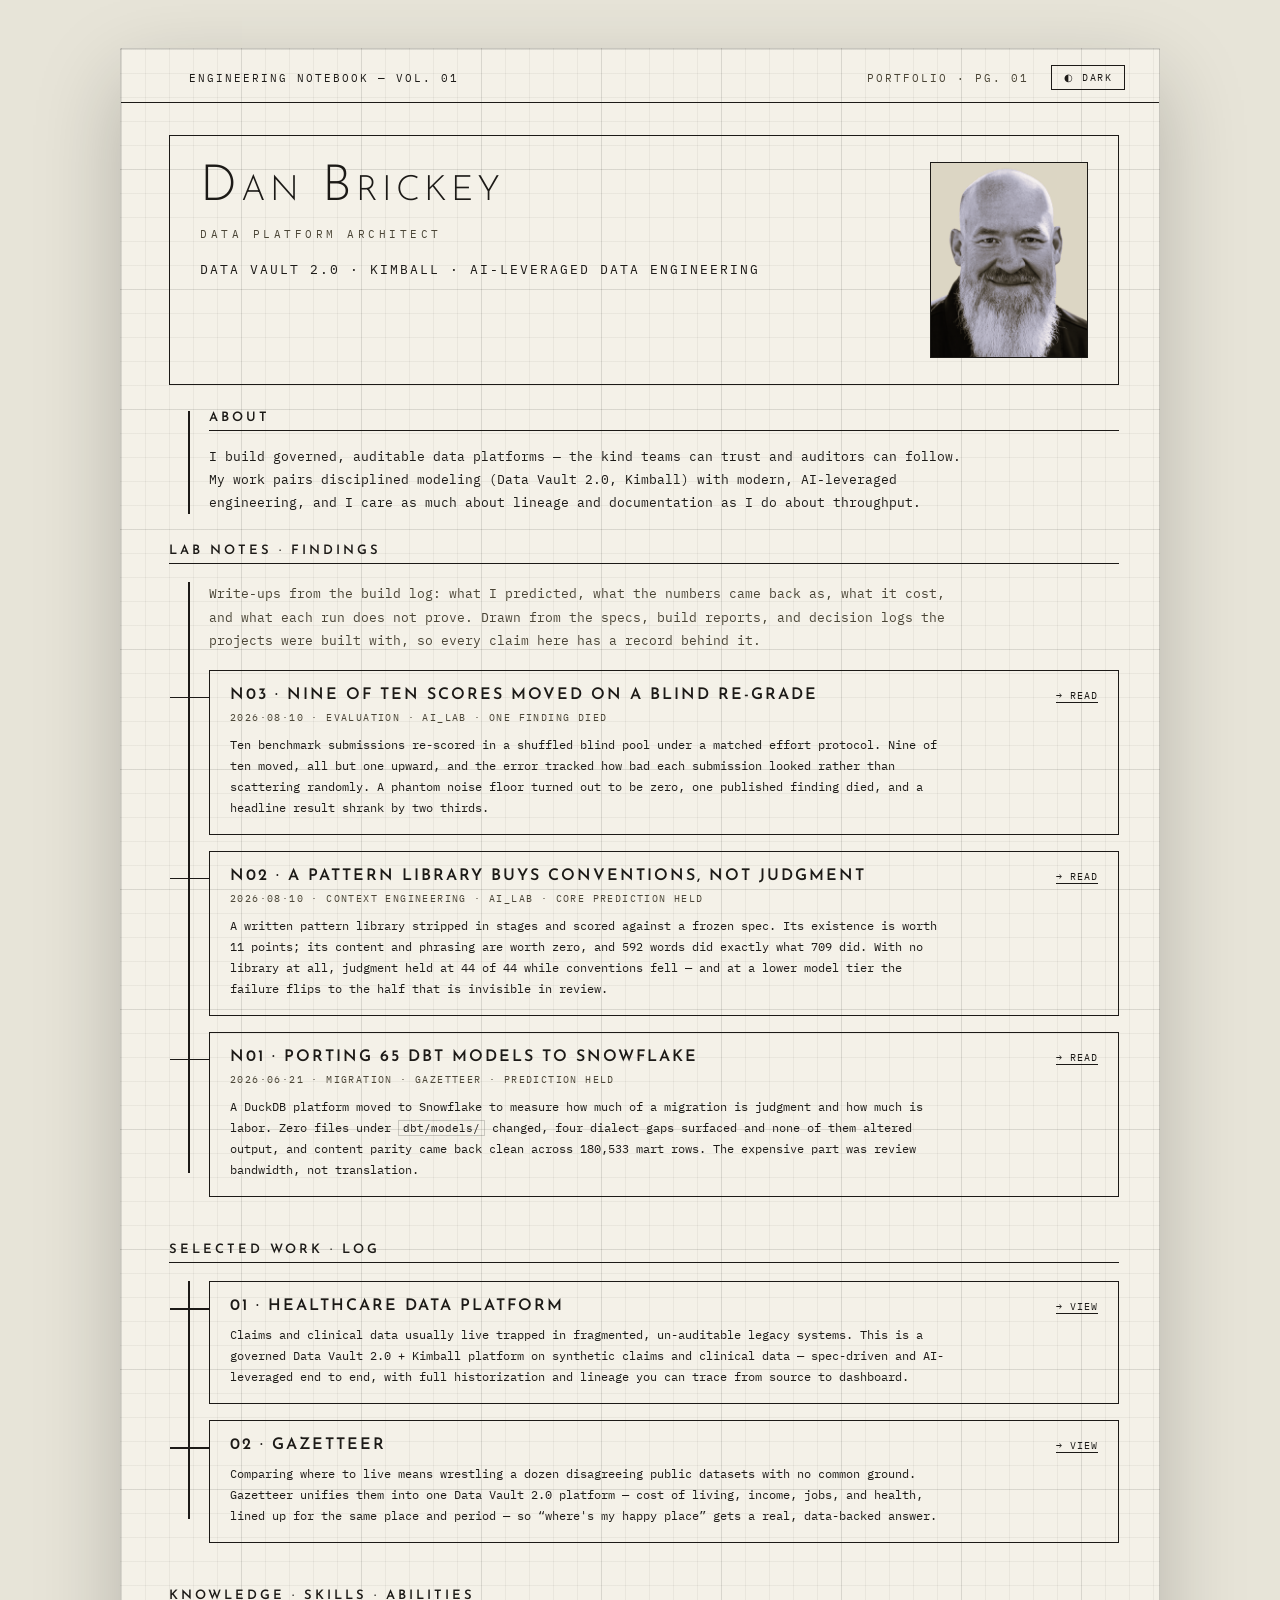
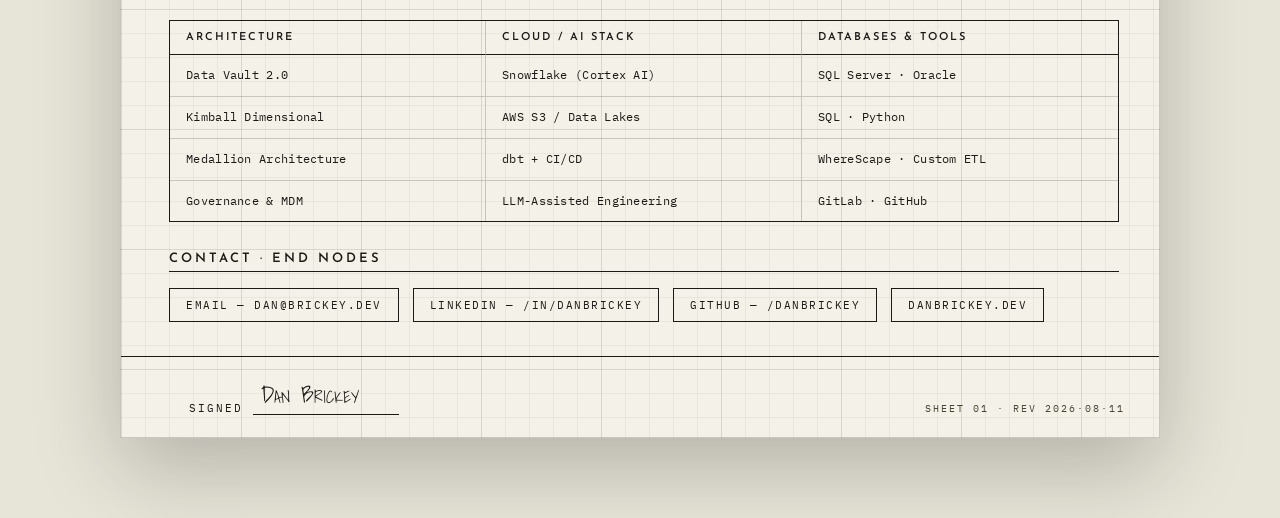
<file: index.html>
<!DOCTYPE html>
<html lang="en" data-theme="light">
<head>
<meta charset="UTF-8">
<meta name="viewport" content="width=device-width, initial-scale=1.0">
<title>Dan Brickey — Data Platform Architect</title>
<meta name="description"
      content="Dan Brickey — data platform architect. Data Vault 2.0,
               Kimball, and AI-leveraged data engineering.">
<link rel="icon"
      href="data:image/svg+xml,%3Csvg xmlns='http://www.w3.org/2000/svg' viewBox='0 0 100 100'%3E%3Crect width='100' height='100' fill='%23f4f1e8' stroke='%231c1a17' stroke-width='6'/%3E%3Ctext x='50' y='66' font-size='46' font-family='Georgia,serif' font-weight='400' fill='%231c1a17' text-anchor='middle'%3EDB%3C/text%3E%3C/svg%3E">
<link rel="preconnect" href="https://fonts.googleapis.com">
<link rel="preconnect" href="https://fonts.gstatic.com" crossorigin>
<link href="https://fonts.googleapis.com/css2?family=Shadows+Into+Light&family=IBM+Plex+Mono:ital,wght@0,400;0,500;0,600;1,400&family=Josefin+Sans:wght@300;400;500;600;700&display=swap"
      rel="stylesheet">
<style>
    :root {
        --desk: #e7e4d8;
        --paper: #f4f1e8;
        --ink: #1c1a17;
        --muted: #4a4536;
        --faint: #a49c86;
        --line: #1c1a17;
        --linesoft: rgba(28, 26, 23, .2);
        --dashln: rgba(28, 26, 23, .35);
        --dotbg: #dcd6c4;
        --labelbg: rgba(244, 241, 232, .85);
        --gridmin: rgba(28, 26, 23, .05);
        --gridmaj: rgba(28, 26, 23, .08);
    }

    html[data-theme="dark"] {
        --desk: #191b1f;
        --paper: #23262b;
        --ink: #d6d4c8;
        --muted: #9a9c94;
        --faint: #7c7e78;
        --line: #d6d4c8;
        --linesoft: rgba(214, 212, 200, .2);
        --dashln: rgba(214, 212, 200, .3);
        --dotbg: #2c3037;
        --labelbg: rgba(35, 38, 43, .9);
        --gridmin: rgba(214, 212, 200, .05);
        --gridmaj: rgba(214, 212, 200, .08);
    }

    * {
        box-sizing: border-box;
    }

    html,
    body {
        margin: 0;
    }

    a {
        color: inherit;
        text-decoration: none;
    }

    ::selection {
        background: rgba(120, 110, 80, .25);
    }

    .desk {
        min-height: 100vh;
        padding: 48px 24px 80px;
        display: flex;
        justify-content: center;
        background: var(--desk);
        font-family: 'IBM Plex Mono', monospace;
        color: var(--ink);
    }

    .sheet {
        position: relative;
        width: 1040px;
        max-width: 100%;
        background-color: var(--paper);
        background-image:
            linear-gradient(var(--gridmin) 1px, transparent 1px),
            linear-gradient(90deg, var(--gridmin) 1px, transparent 1px),
            linear-gradient(var(--gridmaj) 1px, transparent 1px),
            linear-gradient(90deg, var(--gridmaj) 1px, transparent 1px);
        background-size: 24px 24px, 24px 24px, 120px 120px, 120px 120px;
        border: 1px solid var(--linesoft);
        box-shadow: 0 30px 80px rgba(0, 0, 0, .22);
    }

    /* ===== header ===== */
    .header {
        display: flex;
        justify-content: space-between;
        align-items: center;
        padding: 16px 34px 12px 68px;
        border-bottom: 1.5px solid var(--line);
        font-size: 10.5px;
        letter-spacing: 2px;
        text-transform: uppercase;
    }

    .header__right {
        display: flex;
        align-items: center;
        gap: 22px;
    }

    .header__page {
        color: var(--muted);
    }

    .toggle {
        font-family: 'IBM Plex Mono', monospace;
        font-size: 10px;
        letter-spacing: 1.5px;
        text-transform: uppercase;
        color: var(--ink);
        background: transparent;
        border: 1px solid var(--line);
        padding: 5px 12px;
        cursor: pointer;
    }

    .spacer {
        padding: 8px 34px 0 68px;
        min-height: 14px;
    }

    /* ===== body columns ===== */
    .body {
        display: flex;
    }

    .rail-gutter {
        flex: 0 0 auto;
        width: 13px;
        padding: 26px 0 26px 24px;
    }

    .content {
        flex: 1;
        padding: 18px 40px 0 24px;
        min-width: 0;
    }

    /* ===== hero ===== */
    .hero {
        border: 1.5px solid var(--line);
        padding: 26px 30px;
    }

    .hero__inner {
        display: flex;
        justify-content: space-between;
        align-items: flex-start;
        gap: 34px;
    }

    .hero__text {
        flex: 1;
        min-width: 0;
    }

    .hero__name {
        font-family: 'Josefin Sans', sans-serif;
        font-weight: 300;
        font-variant: small-caps;
        letter-spacing: 4px;
        font-size: 50px;
        line-height: 1.02;
        margin: 0;
    }

    .hero__role {
        font-size: 11px;
        letter-spacing: 3.5px;
        text-transform: uppercase;
        margin-top: 14px;
        color: var(--muted);
    }

    .hero__pitch {
        font-family: 'IBM Plex Mono', monospace;
        text-transform: uppercase;
        letter-spacing: 2px;
        font-size: 13px;
        line-height: 1.75;
        margin: 18px 0 0;
        max-width: 560px;
        color: var(--ink);
    }

    .headshot {
        position: relative;
        width: 158px;
        height: 196px;
        flex: 0 0 auto;
        border: 1px solid var(--line);
        overflow: hidden;
        background: var(--dotbg);
    }

    .headshot__img {
        width: 100%;
        height: 100%;
        object-fit: cover;
        display: block;
    }

    /* neutral CSS placeholder — replace with a real <img> when supplied */
    .headshot__placeholder {
        position: absolute;
        inset: 0;
        display: flex;
        align-items: center;
        justify-content: center;
        background: var(--dotbg);
    }

    .headshot__placeholder svg {
        width: 64px;
        height: 64px;
        opacity: .45;
    }

    /* ===== sections / connectors ===== */
    .section {
        margin-top: 30px;
    }

    .section--about {
        display: flex;
        gap: 0;
        margin-top: 26px;
    }

    .rail {
        width: 40px;
        flex: 0 0 auto;
        position: relative;
    }

    .rail__line {
        position: absolute;
        left: 19px;
        top: 0;
        bottom: 0;
        width: 1.5px;
        background: var(--line);
    }

    .rail__line--work {
        bottom: 40px;
    }

    .section__body {
        flex: 1;
        min-width: 0;
    }

    .heading {
        font-family: 'Josefin Sans', sans-serif;
        font-weight: 600;
        letter-spacing: 3px;
        text-transform: uppercase;
        font-size: 13px;
        border-bottom: 1.5px solid var(--line);
        padding-bottom: 6px;
    }

    .heading--plain {
        border-bottom: none;
        margin-bottom: 12px;
    }

    .about__body {
        font-size: 12.5px;
        line-height: 1.85;
        margin: 14px 0 0;
        color: var(--ink);
        max-width: 760px;
    }

    .work {
        display: flex;
        margin-top: 18px;
    }

    /* ===== project cards ===== */
    .card {
        position: relative;
        border: 1px solid var(--line);
        padding: 16px 20px;
        margin-bottom: 16px;
    }

    .card__connector {
        position: absolute;
        left: -40px;
        top: 26px;
        width: 40px;
        height: 1.5px;
        background: var(--line);
    }

    .card__top {
        display: flex;
        justify-content: space-between;
        align-items: baseline;
        gap: 16px;
    }

    .card__title {
        font-family: 'Josefin Sans', sans-serif;
        font-weight: 600;
        letter-spacing: 2px;
        text-transform: uppercase;
        font-size: 16px;
    }

    .card__link {
        font-size: 10px;
        letter-spacing: 1px;
        border-bottom: 1px solid var(--line);
        white-space: nowrap;
    }

    .card__link:hover,
    .card__link:focus-visible {
        opacity: .6;
    }

    .card__pitch {
        font-size: 12px;
        line-height: 1.75;
        margin: 10px 0 0;
        color: var(--ink);
        max-width: 720px;
    }

    .card__meta {
        font-size: 10px;
        letter-spacing: 1.4px;
        text-transform: uppercase;
        color: var(--muted);
        margin-top: 8px;
    }

    .card__pitch code {
        font-family: 'IBM Plex Mono', monospace;
        font-size: .93em;
        border: 1px solid var(--linesoft);
        padding: 0 4px;
    }

    .note-intro {
        font-size: 12.5px;
        line-height: 1.85;
        margin: 0 0 18px;
        color: var(--muted);
        max-width: 760px;
    }

    .card--open {
        border: 1px dashed var(--dashln);
        color: var(--faint);
        font-size: 11px;
        letter-spacing: 1px;
        padding: 12px 20px;
    }

    .card--open .card__connector {
        top: 22px;
        background: var(--dashln);
    }

    /* ===== KSA matrix ===== */
    .ksa {
        display: grid;
        grid-template-columns: repeat(3, 1fr);
        border: 1px solid var(--line);
    }

    .ksa__head {
        font-family: 'Josefin Sans', sans-serif;
        font-weight: 600;
        letter-spacing: 2px;
        text-transform: uppercase;
        font-size: 11px;
        padding: 11px 16px;
        border-bottom: 1.5px solid var(--line);
        border-right: 1px solid var(--linesoft);
    }

    .ksa__cell {
        font-family: 'IBM Plex Mono', monospace;
        font-size: 12px;
        line-height: 1.4;
        letter-spacing: .3px;
        padding: 12px 16px;
        border-bottom: 1px solid var(--linesoft);
        border-right: 1px solid var(--linesoft);
    }

    /* last column: drop the right divider */
    .ksa__head:nth-child(3n),
    .ksa__cell:nth-child(3n) {
        border-right: none;
    }

    /* last body row: drop the bottom divider (rows 2..5 → cells 10..12) */
    .ksa__cell:nth-child(n+13) {
        border-bottom: none;
    }

    /* ===== contact ===== */
    .chips {
        display: flex;
        flex-wrap: wrap;
        gap: 14px;
        margin-top: 16px;
    }

    .chip {
        border: 1px solid var(--line);
        padding: 9px 16px;
        font-size: 11px;
        letter-spacing: 1.5px;
        text-transform: uppercase;
    }

    .chip:hover,
    .chip:focus-visible {
        opacity: .6;
    }

    /* ===== footer ===== */
    .footer {
        display: flex;
        justify-content: space-between;
        align-items: flex-end;
        padding: 18px 34px 22px 68px;
        margin-top: 34px;
        border-top: 1.5px solid var(--line);
    }

    .footer__signed {
        font-size: 11px;
        letter-spacing: 2px;
        text-transform: uppercase;
        display: flex;
        align-items: flex-end;
        gap: 10px;
        white-space: nowrap;
    }

    .footer__sig {
        font-family: 'Shadows Into Light', cursive;
        font-variant: small-caps;
        font-size: 24px;
        letter-spacing: 0;
        text-transform: none;
        border-bottom: 1px solid var(--line);
        padding: 0 40px 1px 8px;
    }

    .footer__rev {
        font-size: 10px;
        letter-spacing: 2px;
        color: var(--muted);
    }

    /* ===== responsive ===== */
    @media (max-width: 720px) {
        .desk {
            padding: 20px 12px 48px;
        }

        .header {
            padding: 14px 18px 10px 18px;
            gap: 12px;
        }

        .header__right {
            gap: 12px;
        }

        .spacer {
            padding: 6px 18px 0 18px;
        }

        .rail-gutter {
            display: none;
        }

        .content {
            padding: 14px 18px 0 18px;
        }

        .hero {
            padding: 20px 18px;
        }

        /* stack: headshot above the name */
        .hero__inner {
            flex-direction: column-reverse;
            align-items: flex-start;
            gap: 22px;
        }

        .hero__name {
            font-size: 38px;
            letter-spacing: 2px;
        }

        /* drop the connector rails on narrow screens */
        .rail {
            display: none;
        }

        .card__connector {
            display: none;
        }

        /* collapse the KSA grid to a single column */
        .ksa {
            grid-template-columns: 1fr;
        }

        .ksa__head,
        .ksa__cell {
            border-right: none;
        }

        .ksa__cell {
            border-bottom: 1px solid var(--linesoft);
        }

        .ksa__cell:nth-child(n+13) {
            border-bottom: none;
        }

        .footer {
            padding: 16px 18px 18px 18px;
            flex-direction: column;
            align-items: flex-start;
            gap: 14px;
        }
    }
</style>
</head>
<body>
    <div class="desk">
        <div class="sheet">

            <!-- ===== header bar ===== -->
            <div class="header">
                <span>Engineering Notebook — Vol. 01</span>
                <div class="header__right">
                    <span class="header__page">Portfolio · Pg. 01</span>
                    <button class="toggle" type="button" id="themeToggle"
                            aria-label="Toggle light and dark theme">
                        ◐ Dark
                    </button>
                </div>
            </div>

            <!-- coord ticks (labels removed, spacing kept) -->
            <div class="spacer"></div>

            <div class="body">
                <div class="rail-gutter"></div>

                <div class="content">

                    <!-- ===== hero node ===== -->
                    <div class="hero">
                        <div class="hero__inner">
                            <div class="hero__text">
                                <h1 class="hero__name">Dan Brickey</h1>
                                <div class="hero__role">
                                    Data Platform Architect
                                </div>
                                <p class="hero__pitch">
                                    Data Vault 2.0 · Kimball · AI-leveraged
                                    data engineering
                                </p>
                            </div>
                            <div class="headshot">
                                <img class="headshot__img"
                                     src="headshot.png"
                                     alt="Dan Brickey">
                            </div>
                        </div>
                    </div>

                    <!-- ===== about ===== -->
                    <div class="section--about">
                        <div class="rail">
                            <div class="rail__line"></div>
                        </div>
                        <div class="section__body">
                            <div class="heading">About</div>
                            <p class="about__body">
                                I build governed, auditable data platforms —
                                the kind teams can trust and auditors can
                                follow. My work pairs disciplined modeling
                                (Data Vault 2.0, Kimball) with modern,
                                AI-leveraged engineering, and I care as much
                                about lineage and documentation as I do about
                                throughput.
                            </p>
                        </div>
                    </div>

                    <!-- ===== lab notes ===== -->
                    <div class="section">
                        <div class="heading">Lab Notes · Findings</div>

                        <div class="work">
                            <div class="rail">
                                <div class="rail__line rail__line--work"></div>
                            </div>
                            <div class="section__body">

                                <p class="note-intro">
                                    Write-ups from the build log: what I
                                    predicted, what the numbers came back as,
                                    what it cost, and what each run does not
                                    prove. Drawn from the specs, build reports,
                                    and decision logs the projects were built
                                    with, so every claim here has a record
                                    behind it.
                                </p>

                                <!-- N03 -->
                                <div class="card">
                                    <div class="card__connector"></div>
                                    <div class="card__top">
                                        <div class="card__title">
                                            N03 · Nine of Ten Scores Moved on a
                                            Blind Re-Grade
                                        </div>
                                        <a class="card__link"
                                           href="notes/2026-08-10_regrading-the-benchmark.html">→ READ</a>
                                    </div>
                                    <div class="card__meta">
                                        2026·08·10 · Evaluation · ai_lab ·
                                        One finding died
                                    </div>
                                    <p class="card__pitch">
                                        Ten benchmark submissions re-scored in a
                                        shuffled blind pool under a matched
                                        effort protocol. Nine of ten moved, all
                                        but one upward, and the error tracked
                                        how bad each submission looked rather
                                        than scattering randomly. A phantom
                                        noise floor turned out to be zero, one
                                        published finding died, and a headline
                                        result shrank by two thirds.
                                    </p>
                                </div>

                                <!-- N02 -->
                                <div class="card">
                                    <div class="card__connector"></div>
                                    <div class="card__top">
                                        <div class="card__title">
                                            N02 · A Pattern Library Buys
                                            Conventions, Not Judgment
                                        </div>
                                        <a class="card__link"
                                           href="notes/2026-08-10_pattern-library-ablation.html">→ READ</a>
                                    </div>
                                    <div class="card__meta">
                                        2026·08·10 · Context Engineering ·
                                        ai_lab · Core prediction held
                                    </div>
                                    <p class="card__pitch">
                                        A written pattern library stripped in
                                        stages and scored against a frozen spec.
                                        Its existence is worth 11 points; its
                                        content and phrasing are worth zero, and
                                        592 words did exactly what 709 did. With
                                        no library at all, judgment held at 44
                                        of 44 while conventions fell — and at a
                                        lower model tier the failure flips to
                                        the half that is invisible in review.
                                    </p>
                                </div>

                                <!-- N01 -->
                                <div class="card">
                                    <div class="card__connector"></div>
                                    <div class="card__top">
                                        <div class="card__title">
                                            N01 · Porting 65 dbt Models to
                                            Snowflake
                                        </div>
                                        <a class="card__link"
                                           href="notes/2026-06-21_duckdb-to-snowflake-parity.html">→ READ</a>
                                    </div>
                                    <div class="card__meta">
                                        2026·06·21 · Migration · Gazetteer ·
                                        Prediction held
                                    </div>
                                    <p class="card__pitch">
                                        A DuckDB platform moved to Snowflake to
                                        measure how much of a migration is
                                        judgment and how much is labor. Zero
                                        files under <code>dbt/models/</code>
                                        changed, four dialect gaps surfaced and
                                        none of them altered output, and content
                                        parity came back clean across 180,533
                                        mart rows. The expensive part was review
                                        bandwidth, not translation.
                                    </p>
                                </div>

                            </div>
                        </div>
                    </div>

                    <!-- ===== selected work ===== -->
                    <div class="section">
                        <div class="heading">Selected Work · Log</div>

                        <div class="work">
                            <div class="rail">
                                <div class="rail__line rail__line--work"></div>
                            </div>
                            <div class="section__body">

                                <!-- 01 -->
                                <div class="card">
                                    <div class="card__connector"></div>
                                    <div class="card__top">
                                        <div class="card__title">
                                            01 · Healthcare Data Platform
                                        </div>
                                        <a class="card__link"
                                           href="https://hdp.danbrickey.dev/"
                                           target="_blank"
                                           rel="noopener">→ VIEW</a>
                                    </div>
                                    <p class="card__pitch">
                                        Claims and clinical data usually live
                                        trapped in fragmented, un-auditable
                                        legacy systems. This is a governed
                                        Data Vault 2.0 + Kimball platform on
                                        synthetic claims and clinical data —
                                        spec-driven and AI-leveraged end to
                                        end, with full historization and
                                        lineage you can trace from source to
                                        dashboard.
                                    </p>
                                </div>

                                <!-- 02 -->
                                <div class="card">
                                    <div class="card__connector"></div>
                                    <div class="card__top">
                                        <div class="card__title">
                                            02 · Gazetteer
                                        </div>
                                        <a class="card__link"
                                           href="https://gazetteer.danbrickey.dev/"
                                           target="_blank"
                                           rel="noopener">→ VIEW</a>
                                    </div>
                                    <p class="card__pitch">
                                        Comparing where to live means wrestling
                                        a dozen disagreeing public datasets with
                                        no common ground. Gazetteer unifies them
                                        into one Data Vault 2.0 platform — cost
                                        of living, income, jobs, and health,
                                        lined up for the same place and period —
                                        so “where's my happy place” gets a real,
                                        data-backed answer.
                                    </p>
                                </div>

                            </div>
                        </div>
                    </div>

                    <!-- ===== KSA matrix ===== -->
                    <div class="section">
                        <div class="heading heading--plain">
                            Knowledge · Skills · Abilities
                        </div>
                        <div class="ksa">
                            <div class="ksa__head">Architecture</div>
                            <div class="ksa__head">Cloud / AI Stack</div>
                            <div class="ksa__head">Databases &amp; Tools</div>

                            <div class="ksa__cell">Data Vault 2.0</div>
                            <div class="ksa__cell">Snowflake (Cortex AI)</div>
                            <div class="ksa__cell">SQL Server · Oracle</div>

                            <div class="ksa__cell">Kimball Dimensional</div>
                            <div class="ksa__cell">AWS S3 / Data Lakes</div>
                            <div class="ksa__cell">SQL · Python</div>

                            <div class="ksa__cell">Medallion Architecture</div>
                            <div class="ksa__cell">dbt + CI/CD</div>
                            <div class="ksa__cell">WhereScape · Custom ETL</div>

                            <div class="ksa__cell">Governance &amp; MDM</div>
                            <div class="ksa__cell">LLM-Assisted Engineering</div>
                            <div class="ksa__cell">GitLab · GitHub</div>
                        </div>
                    </div>

                    <!-- ===== contact ===== -->
                    <div class="section">
                        <div class="heading">Contact · End Nodes</div>
                        <div class="chips">
                            <a class="chip"
                               href="mailto:dan@brickey.dev">
                                Email — dan@brickey.dev
                            </a>
                            <a class="chip"
                               href="https://www.linkedin.com/in/danbrickey/">
                                LinkedIn — /in/danbrickey
                            </a>
                            <a class="chip"
                               href="https://github.com/danbrickey">
                                GitHub — /danbrickey
                            </a>
                            <a class="chip" href="https://danbrickey.dev">
                                danbrickey.dev
                            </a>
                        </div>
                    </div>

                </div>
            </div>

            <!-- ===== footer ===== -->
            <div class="footer">
                <div class="footer__signed">
                    Signed
                    <span class="footer__sig">Dan Brickey</span>
                </div>
                <div class="footer__rev">SHEET 01 · REV 2026·08·11</div>
            </div>

        </div>
    </div>

    <script>
        (function () {
            var root = document.documentElement;
            var toggle = document.getElementById('themeToggle');
            var mql = window.matchMedia
                ? window.matchMedia('(prefers-color-scheme: dark)')
                : null;

            function systemTheme() {
                return mql && mql.matches ? 'dark' : 'light';
            }

            var stored = null;
            try {
                stored = localStorage.getItem('theme');
            } catch (e) {}

            // default: stored choice > system preference > light
            var initial = (stored === 'light' || stored === 'dark')
                ? stored
                : systemTheme();
            applyTheme(initial);

            // Follow the browser/OS scheme live: a system change wins and
            // re-syncs the page, clearing any manual override — so flipping
            // your browser between light/dark always updates the page.
            if (mql) {
                var onSystemChange = function () {
                    try { localStorage.removeItem('theme'); } catch (e) {}
                    applyTheme(systemTheme());
                };
                if (mql.addEventListener) {
                    mql.addEventListener('change', onSystemChange);
                } else if (mql.addListener) {
                    mql.addListener(onSystemChange); // older Safari
                }
            }

            toggle.addEventListener('click', function () {
                var next = root.getAttribute('data-theme') === 'dark'
                    ? 'light'
                    : 'dark';
                applyTheme(next);
                try {
                    localStorage.setItem('theme', next);
                } catch (e) {}
            });

            function applyTheme(theme) {
                root.setAttribute('data-theme', theme);
                toggle.textContent = theme === 'dark' ? '◑ Light' : '◐ Dark';
            }
        })();
    </script>
</body>
</html>
</file>
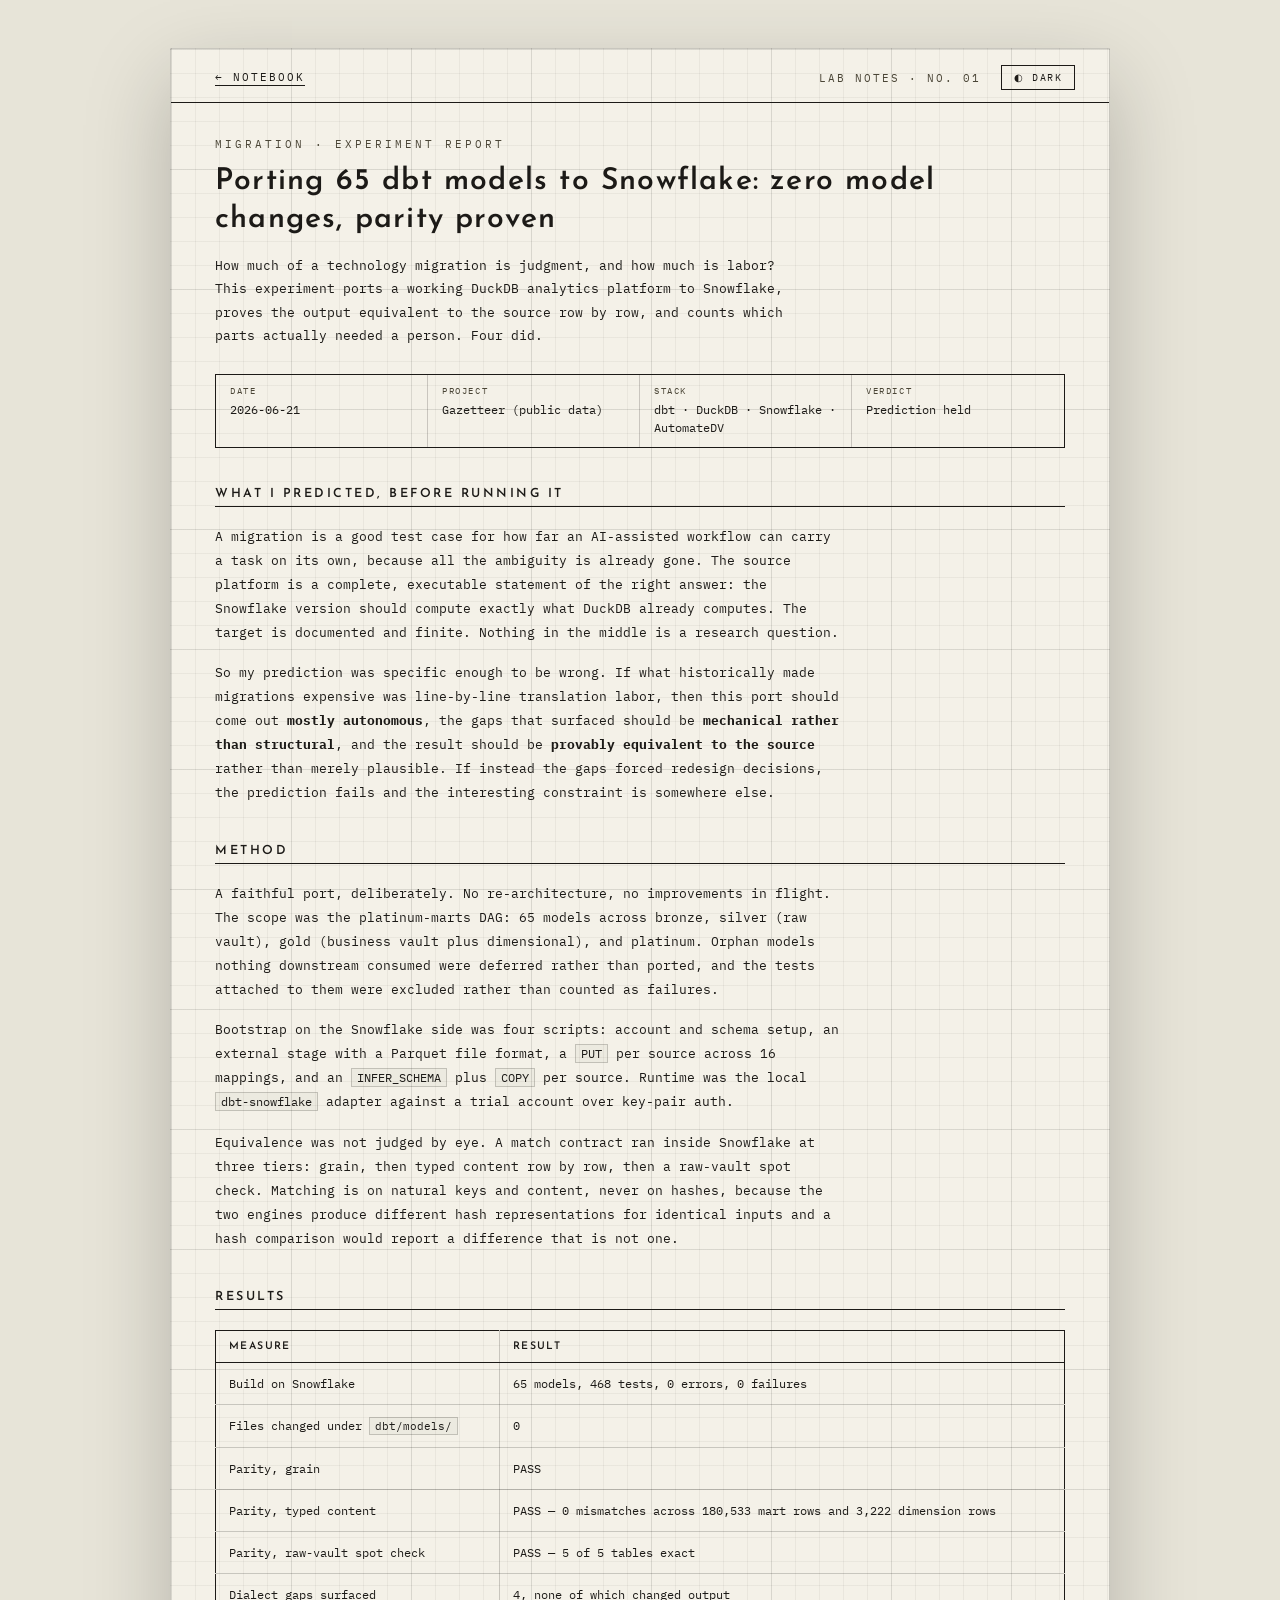
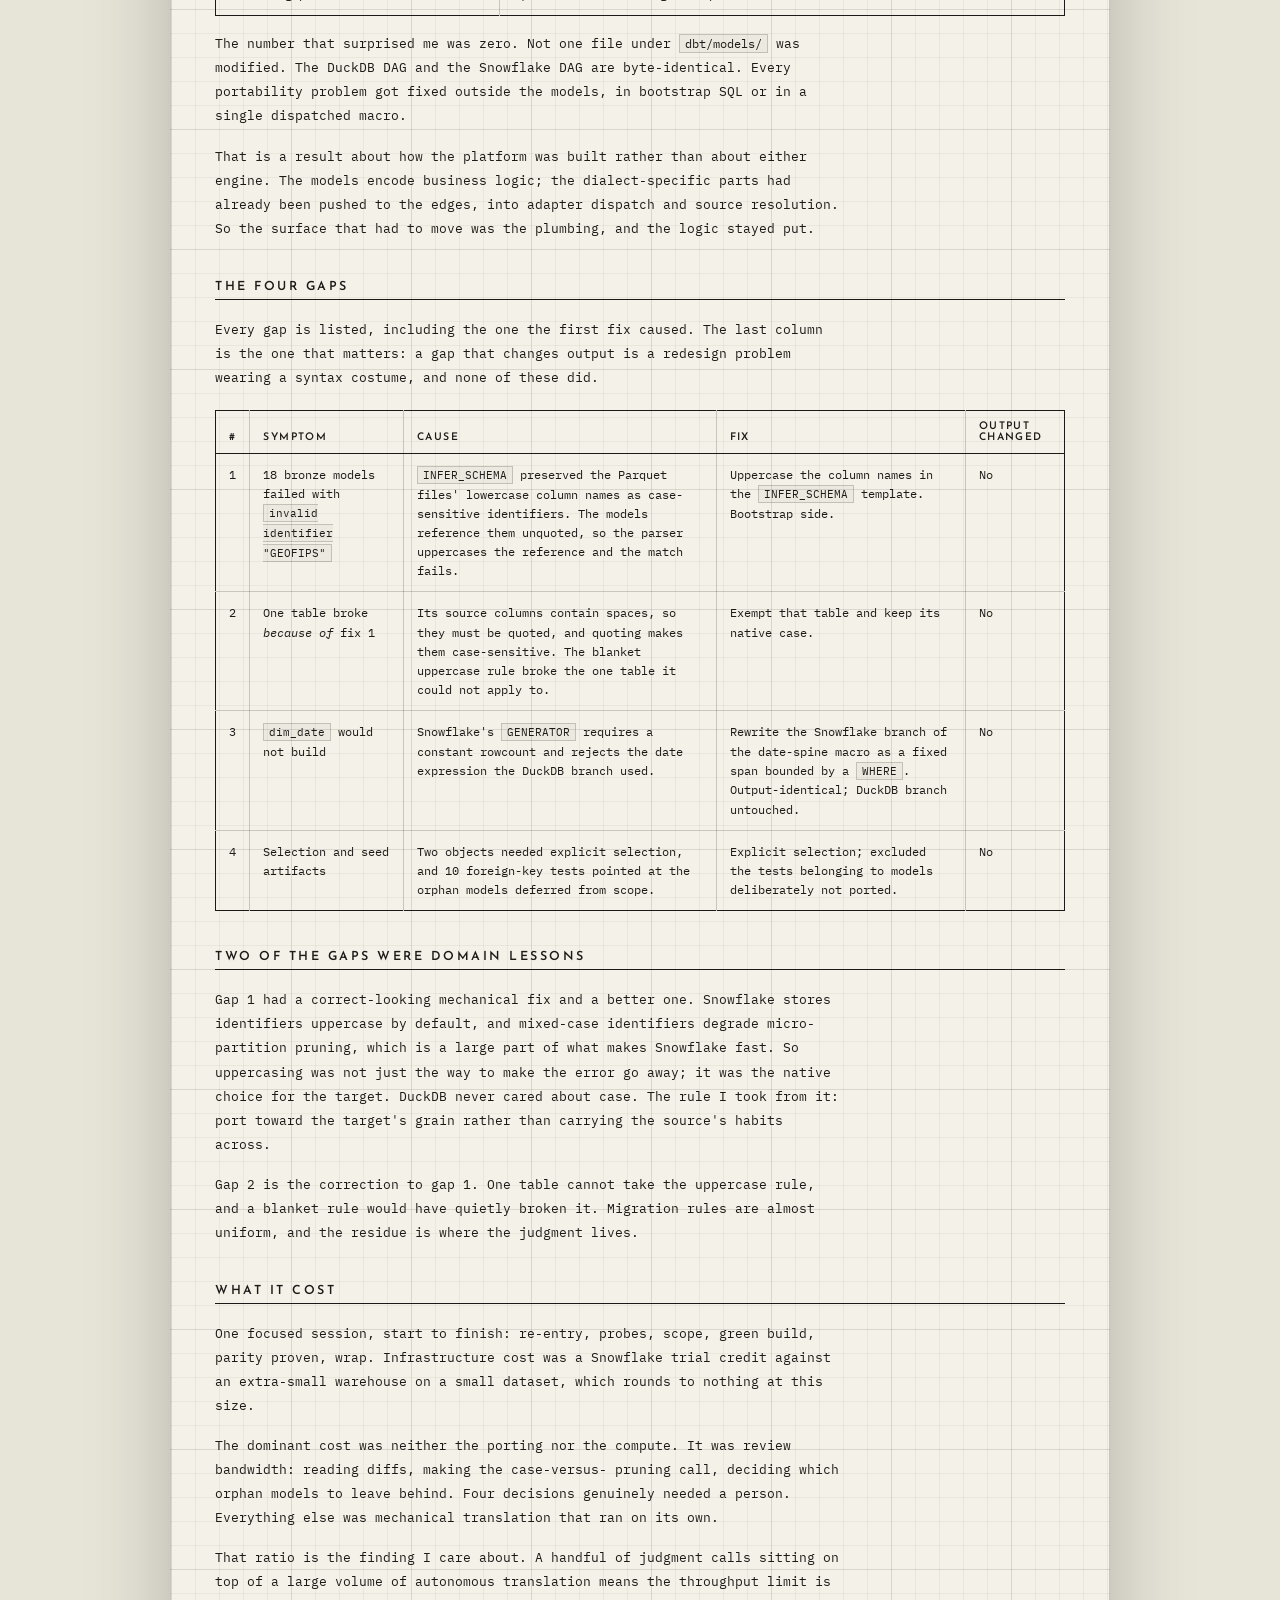
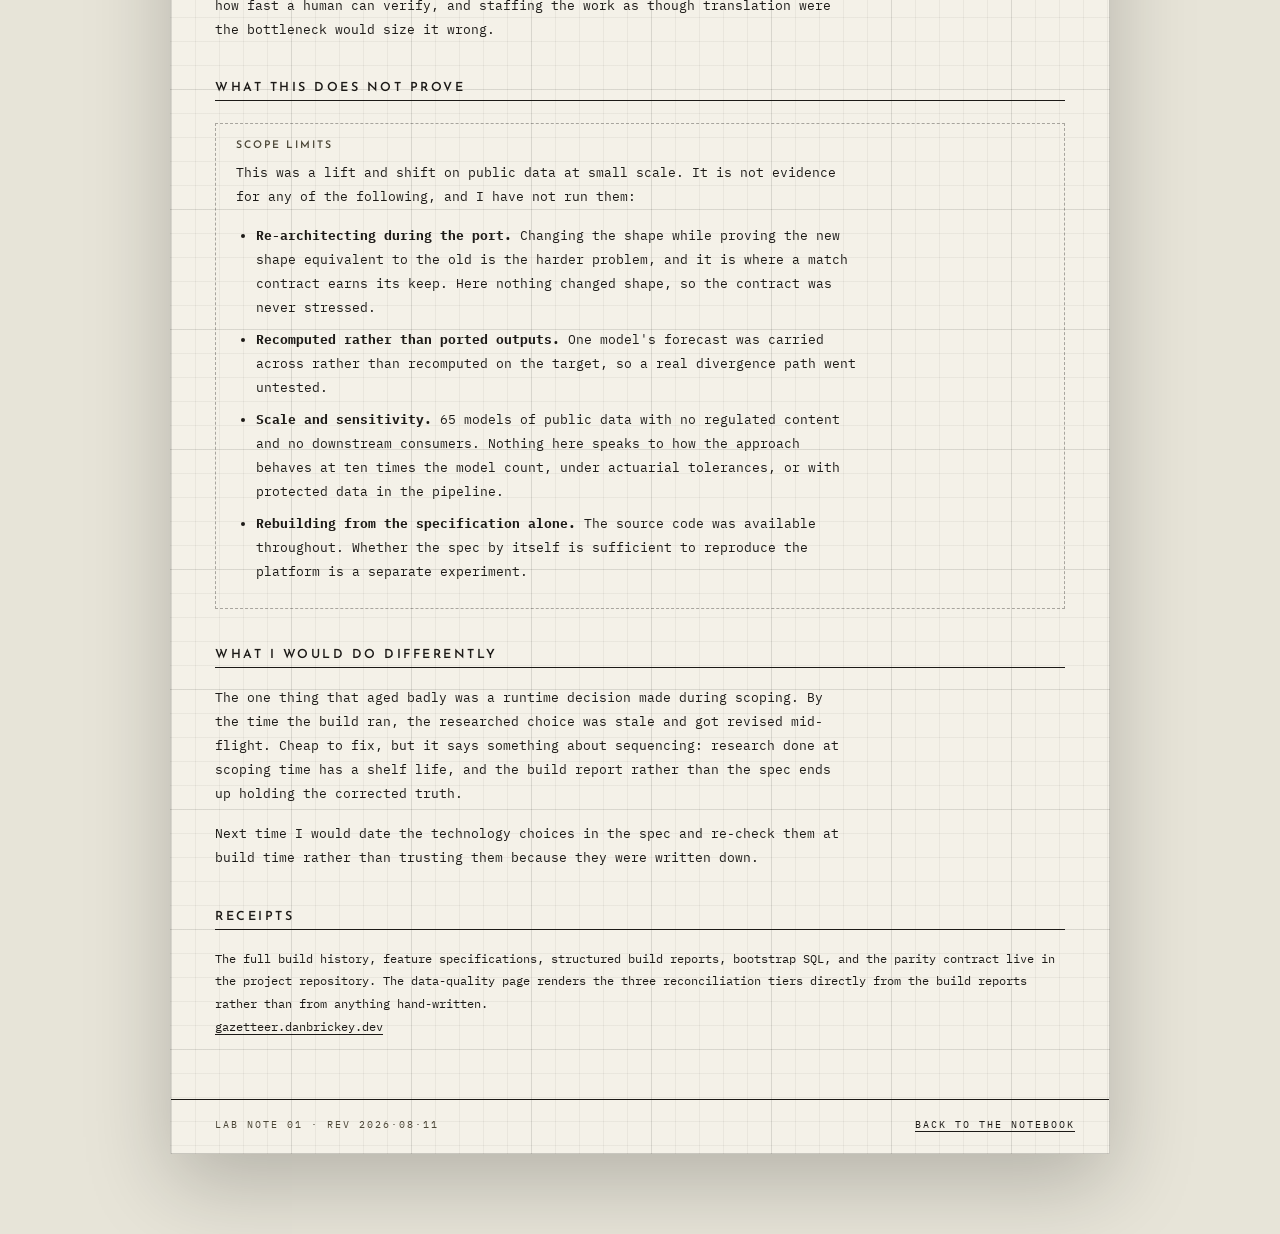
<file: notes/2026-06-21_duckdb-to-snowflake-parity.html>
<!DOCTYPE html>
<html lang="en" data-theme="light">
<head>
<meta charset="UTF-8">
<meta name="viewport" content="width=device-width, initial-scale=1.0">
<title>Porting 65 dbt models to Snowflake — Lab Notes — Dan Brickey</title>
<meta name="description"
      content="A DuckDB to Snowflake port of 65 dbt models: zero model files
               changed, four dialect gaps, row-level parity proven. What it
               cost and what it does not prove.">
<link rel="icon"
      href="data:image/svg+xml,%3Csvg xmlns='http://www.w3.org/2000/svg' viewBox='0 0 100 100'%3E%3Crect width='100' height='100' fill='%23f4f1e8' stroke='%231c1a17' stroke-width='6'/%3E%3Ctext x='50' y='66' font-size='46' font-family='Georgia,serif' font-weight='400' fill='%231c1a17' text-anchor='middle'%3EDB%3C/text%3E%3C/svg%3E">
<link rel="preconnect" href="https://fonts.googleapis.com">
<link rel="preconnect" href="https://fonts.gstatic.com" crossorigin>
<link href="https://fonts.googleapis.com/css2?family=IBM+Plex+Mono:ital,wght@0,400;0,500;0,600;1,400&family=Josefin+Sans:wght@300;400;500;600;700&display=swap"
      rel="stylesheet">
<link rel="stylesheet" href="note.css">
</head>
<body>
<div class="desk">
    <div class="sheet">

        <div class="header">
            <a class="header__back" href="../index.html">&larr; Notebook</a>
            <div class="header__right">
                <span class="header__page">Lab Notes &middot; No. 01</span>
                <button class="toggle" type="button" id="themeToggle"
                        aria-label="Toggle light and dark theme">◐ Dark</button>
            </div>
        </div>

        <div class="note">

            <div class="note__eyebrow">Migration &middot; Experiment Report</div>
            <h1 class="note__title">
                Porting 65 dbt models to Snowflake: zero model changes,
                parity proven
            </h1>
            <p class="note__standfirst">
                How much of a technology migration is judgment, and how much is
                labor? This experiment ports a working DuckDB analytics platform
                to Snowflake, proves the output equivalent to the source row by
                row, and counts which parts actually needed a person. Four did.
            </p>

            <div class="meta">
                <div class="meta__cell">
                    <div class="meta__k">Date</div>
                    <div class="meta__v">2026-06-21</div>
                </div>
                <div class="meta__cell">
                    <div class="meta__k">Project</div>
                    <div class="meta__v">Gazetteer (public data)</div>
                </div>
                <div class="meta__cell">
                    <div class="meta__k">Stack</div>
                    <div class="meta__v">dbt &middot; DuckDB &middot; Snowflake &middot; AutomateDV</div>
                </div>
                <div class="meta__cell">
                    <div class="meta__k">Verdict</div>
                    <div class="meta__v">Prediction held</div>
                </div>
            </div>

            <!-- ===== hypothesis ===== -->
            <h2 class="h2">What I predicted, before running it</h2>
            <p class="p p--lead">
                A migration is a good test case for how far an AI-assisted
                workflow can carry a task on its own, because all the ambiguity
                is already gone. The source platform is a complete, executable
                statement of the right answer: the Snowflake version should
                compute exactly what DuckDB already computes. The target is
                documented and finite. Nothing in the middle is a research
                question.
            </p>
            <p class="p">
                So my prediction was specific enough to be wrong. If what
                historically made migrations expensive was line-by-line
                translation labor, then this port should come out
                <strong>mostly autonomous</strong>, the gaps that surfaced
                should be <strong>mechanical rather than structural</strong>,
                and the result should be
                <strong>provably equivalent to the source</strong> rather than
                merely plausible. If instead the gaps forced redesign
                decisions, the prediction fails and the interesting constraint
                is somewhere else.
            </p>

            <!-- ===== method ===== -->
            <h2 class="h2">Method</h2>
            <p class="p p--lead">
                A faithful port, deliberately. No re-architecture, no
                improvements in flight. The scope was the platinum-marts DAG:
                65 models across bronze, silver (raw vault), gold (business
                vault plus dimensional), and platinum. Orphan models nothing
                downstream consumed were deferred rather than ported, and the
                tests attached to them were excluded rather than counted as
                failures.
            </p>
            <p class="p">
                Bootstrap on the Snowflake side was four scripts: account and
                schema setup, an external stage with a Parquet file format, a
                <code>PUT</code> per source across 16 mappings, and an
                <code>INFER_SCHEMA</code> plus <code>COPY</code> per source.
                Runtime was the local <code>dbt-snowflake</code> adapter
                against a trial account over key-pair auth.
            </p>
            <p class="p">
                Equivalence was not judged by eye. A match contract ran inside
                Snowflake at three tiers: grain, then typed content row by row,
                then a raw-vault spot check. Matching is on natural keys and
                content, never on hashes, because the two engines produce
                different hash representations for identical inputs and a hash
                comparison would report a difference that is not one.
            </p>

            <!-- ===== results ===== -->
            <h2 class="h2">Results</h2>
            <div class="tablewrap">
                <table>
                    <thead>
                        <tr>
                            <th>Measure</th>
                            <th>Result</th>
                        </tr>
                    </thead>
                    <tbody>
                        <tr>
                            <td>Build on Snowflake</td>
                            <td class="num">65 models, 468 tests, 0 errors, 0 failures</td>
                        </tr>
                        <tr>
                            <td>Files changed under <code>dbt/models/</code></td>
                            <td class="num">0</td>
                        </tr>
                        <tr>
                            <td>Parity, grain</td>
                            <td class="num">PASS</td>
                        </tr>
                        <tr>
                            <td>Parity, typed content</td>
                            <td class="num">PASS &mdash; 0 mismatches across 180,533 mart rows and 3,222 dimension rows</td>
                        </tr>
                        <tr>
                            <td>Parity, raw-vault spot check</td>
                            <td class="num">PASS &mdash; 5 of 5 tables exact</td>
                        </tr>
                        <tr>
                            <td>Dialect gaps surfaced</td>
                            <td class="num">4, none of which changed output</td>
                        </tr>
                    </tbody>
                </table>
            </div>

            <p class="p">
                The number that surprised me was zero. Not one file under
                <code>dbt/models/</code> was modified. The DuckDB DAG and the
                Snowflake DAG are byte-identical. Every portability problem got
                fixed outside the models, in bootstrap SQL or in a single
                dispatched macro.
            </p>
            <p class="p">
                That is a result about how the platform was built rather than
                about either engine. The models encode business logic; the
                dialect-specific parts had already been pushed to the edges,
                into adapter dispatch and source resolution. So the surface that
                had to move was the plumbing, and the logic stayed put.
            </p>

            <!-- ===== gaps ===== -->
            <h2 class="h2">The four gaps</h2>
            <p class="p p--lead">
                Every gap is listed, including the one the first fix caused.
                The last column is the one that matters: a gap that changes
                output is a redesign problem wearing a syntax costume, and none
                of these did.
            </p>
            <div class="tablewrap">
                <table>
                    <thead>
                        <tr>
                            <th>#</th>
                            <th>Symptom</th>
                            <th>Cause</th>
                            <th>Fix</th>
                            <th>Output changed</th>
                        </tr>
                    </thead>
                    <tbody>
                        <tr>
                            <td class="num">1</td>
                            <td>18 bronze models failed with <code>invalid identifier "GEOFIPS"</code></td>
                            <td><code>INFER_SCHEMA</code> preserved the Parquet files' lowercase column names as case-sensitive identifiers. The models reference them unquoted, so the parser uppercases the reference and the match fails.</td>
                            <td>Uppercase the column names in the <code>INFER_SCHEMA</code> template. Bootstrap side.</td>
                            <td class="num">No</td>
                        </tr>
                        <tr>
                            <td class="num">2</td>
                            <td>One table broke <em>because of</em> fix 1</td>
                            <td>Its source columns contain spaces, so they must be quoted, and quoting makes them case-sensitive. The blanket uppercase rule broke the one table it could not apply to.</td>
                            <td>Exempt that table and keep its native case.</td>
                            <td class="num">No</td>
                        </tr>
                        <tr>
                            <td class="num">3</td>
                            <td><code>dim_date</code> would not build</td>
                            <td>Snowflake's <code>GENERATOR</code> requires a constant rowcount and rejects the date expression the DuckDB branch used.</td>
                            <td>Rewrite the Snowflake branch of the date-spine macro as a fixed span bounded by a <code>WHERE</code>. Output-identical; DuckDB branch untouched.</td>
                            <td class="num">No</td>
                        </tr>
                        <tr>
                            <td class="num">4</td>
                            <td>Selection and seed artifacts</td>
                            <td>Two objects needed explicit selection, and 10 foreign-key tests pointed at the orphan models deferred from scope.</td>
                            <td>Explicit selection; excluded the tests belonging to models deliberately not ported.</td>
                            <td class="num">No</td>
                        </tr>
                    </tbody>
                </table>
            </div>

            <h2 class="h2">Two of the gaps were domain lessons</h2>
            <p class="p p--lead">
                Gap 1 had a correct-looking mechanical fix and a better one.
                Snowflake stores identifiers uppercase by default, and
                mixed-case identifiers degrade micro-partition pruning, which
                is a large part of what makes Snowflake fast. So uppercasing
                was not just the way to make the error go away; it was the
                native choice for the target. DuckDB never cared about case.
                The rule I took from it: port toward the target's grain rather
                than carrying the source's habits across.
            </p>
            <p class="p">
                Gap 2 is the correction to gap 1. One table cannot take the
                uppercase rule, and a blanket rule would have quietly broken
                it. Migration rules are almost uniform, and the residue is
                where the judgment lives.
            </p>

            <!-- ===== cost ===== -->
            <h2 class="h2">What it cost</h2>
            <p class="p p--lead">
                One focused session, start to finish: re-entry, probes, scope,
                green build, parity proven, wrap. Infrastructure cost was a
                Snowflake trial credit against an extra-small warehouse on a
                small dataset, which rounds to nothing at this size.
            </p>
            <p class="p">
                The dominant cost was neither the porting nor the compute. It
                was review bandwidth: reading diffs, making the case-versus-
                pruning call, deciding which orphan models to leave behind. Four
                decisions genuinely needed a person. Everything else was
                mechanical translation that ran on its own.
            </p>
            <p class="p">
                That ratio is the finding I care about. A handful of judgment
                calls sitting on top of a large volume of autonomous
                translation means the throughput limit is how fast a human can
                verify, and staffing the work as though translation were the
                bottleneck would size it wrong.
            </p>

            <!-- ===== limits ===== -->
            <h2 class="h2">What this does not prove</h2>
            <div class="callout">
                <div class="callout__k">Scope limits</div>
                <p class="p">
                    This was a lift and shift on public data at small scale. It
                    is not evidence for any of the following, and I have not
                    run them:
                </p>
                <ul class="ul">
                    <li>
                        <strong>Re-architecting during the port.</strong> Changing
                        the shape while proving the new shape equivalent to the
                        old is the harder problem, and it is where a match
                        contract earns its keep. Here nothing changed shape, so
                        the contract was never stressed.
                    </li>
                    <li>
                        <strong>Recomputed rather than ported outputs.</strong> One
                        model's forecast was carried across rather than
                        recomputed on the target, so a real divergence path went
                        untested.
                    </li>
                    <li>
                        <strong>Scale and sensitivity.</strong> 65 models of public
                        data with no regulated content and no downstream
                        consumers. Nothing here speaks to how the approach
                        behaves at ten times the model count, under actuarial
                        tolerances, or with protected data in the pipeline.
                    </li>
                    <li>
                        <strong>Rebuilding from the specification alone.</strong> The
                        source code was available throughout. Whether the spec
                        by itself is sufficient to reproduce the platform is a
                        separate experiment.
                    </li>
                </ul>
            </div>

            <!-- ===== next ===== -->
            <h2 class="h2">What I would do differently</h2>
            <p class="p p--lead">
                The one thing that aged badly was a runtime decision made
                during scoping. By the time the build ran, the researched
                choice was stale and got revised mid-flight. Cheap to fix, but
                it says something about sequencing: research done at scoping
                time has a shelf life, and the build report rather than the
                spec ends up holding the corrected truth.
            </p>
            <p class="p">
                Next time I would date the technology choices in the spec and
                re-check them at build time rather than trusting them because
                they were written down.
            </p>

            <h2 class="h2">Receipts</h2>
            <p class="receipts">
                The full build history, feature specifications, structured
                build reports, bootstrap SQL, and the parity contract live in
                the project repository. The data-quality page renders the three
                reconciliation tiers directly from the build reports rather
                than from anything hand-written.<br>
                <a href="https://gazetteer.danbrickey.dev/" target="_blank" rel="noopener">gazetteer.danbrickey.dev</a>
            </p>

        </div>

        <div class="footer">
            <span>Lab Note 01 &middot; Rev 2026&middot;08&middot;11</span>
            <span><a href="../index.html">Back to the notebook</a></span>
        </div>

    </div>
</div>

<script>
    (function () {
        var root = document.documentElement;
        var toggle = document.getElementById('themeToggle');
        var mql = window.matchMedia
            ? window.matchMedia('(prefers-color-scheme: dark)')
            : null;

        function systemTheme() {
            return mql && mql.matches ? 'dark' : 'light';
        }

        var stored = null;
        try { stored = localStorage.getItem('theme'); } catch (e) {}

        var initial = (stored === 'light' || stored === 'dark')
            ? stored
            : systemTheme();
        applyTheme(initial);

        if (mql) {
            var onSystemChange = function () {
                try { localStorage.removeItem('theme'); } catch (e) {}
                applyTheme(systemTheme());
            };
            if (mql.addEventListener) {
                mql.addEventListener('change', onSystemChange);
            } else if (mql.addListener) {
                mql.addListener(onSystemChange);
            }
        }

        toggle.addEventListener('click', function () {
            var next = root.getAttribute('data-theme') === 'dark'
                ? 'light' : 'dark';
            applyTheme(next);
            try { localStorage.setItem('theme', next); } catch (e) {}
        });

        function applyTheme(theme) {
            root.setAttribute('data-theme', theme);
            toggle.textContent = theme === 'dark' ? '◑ Light' : '◐ Dark';
        }
    })();
</script>
</body>
</html>
</file>
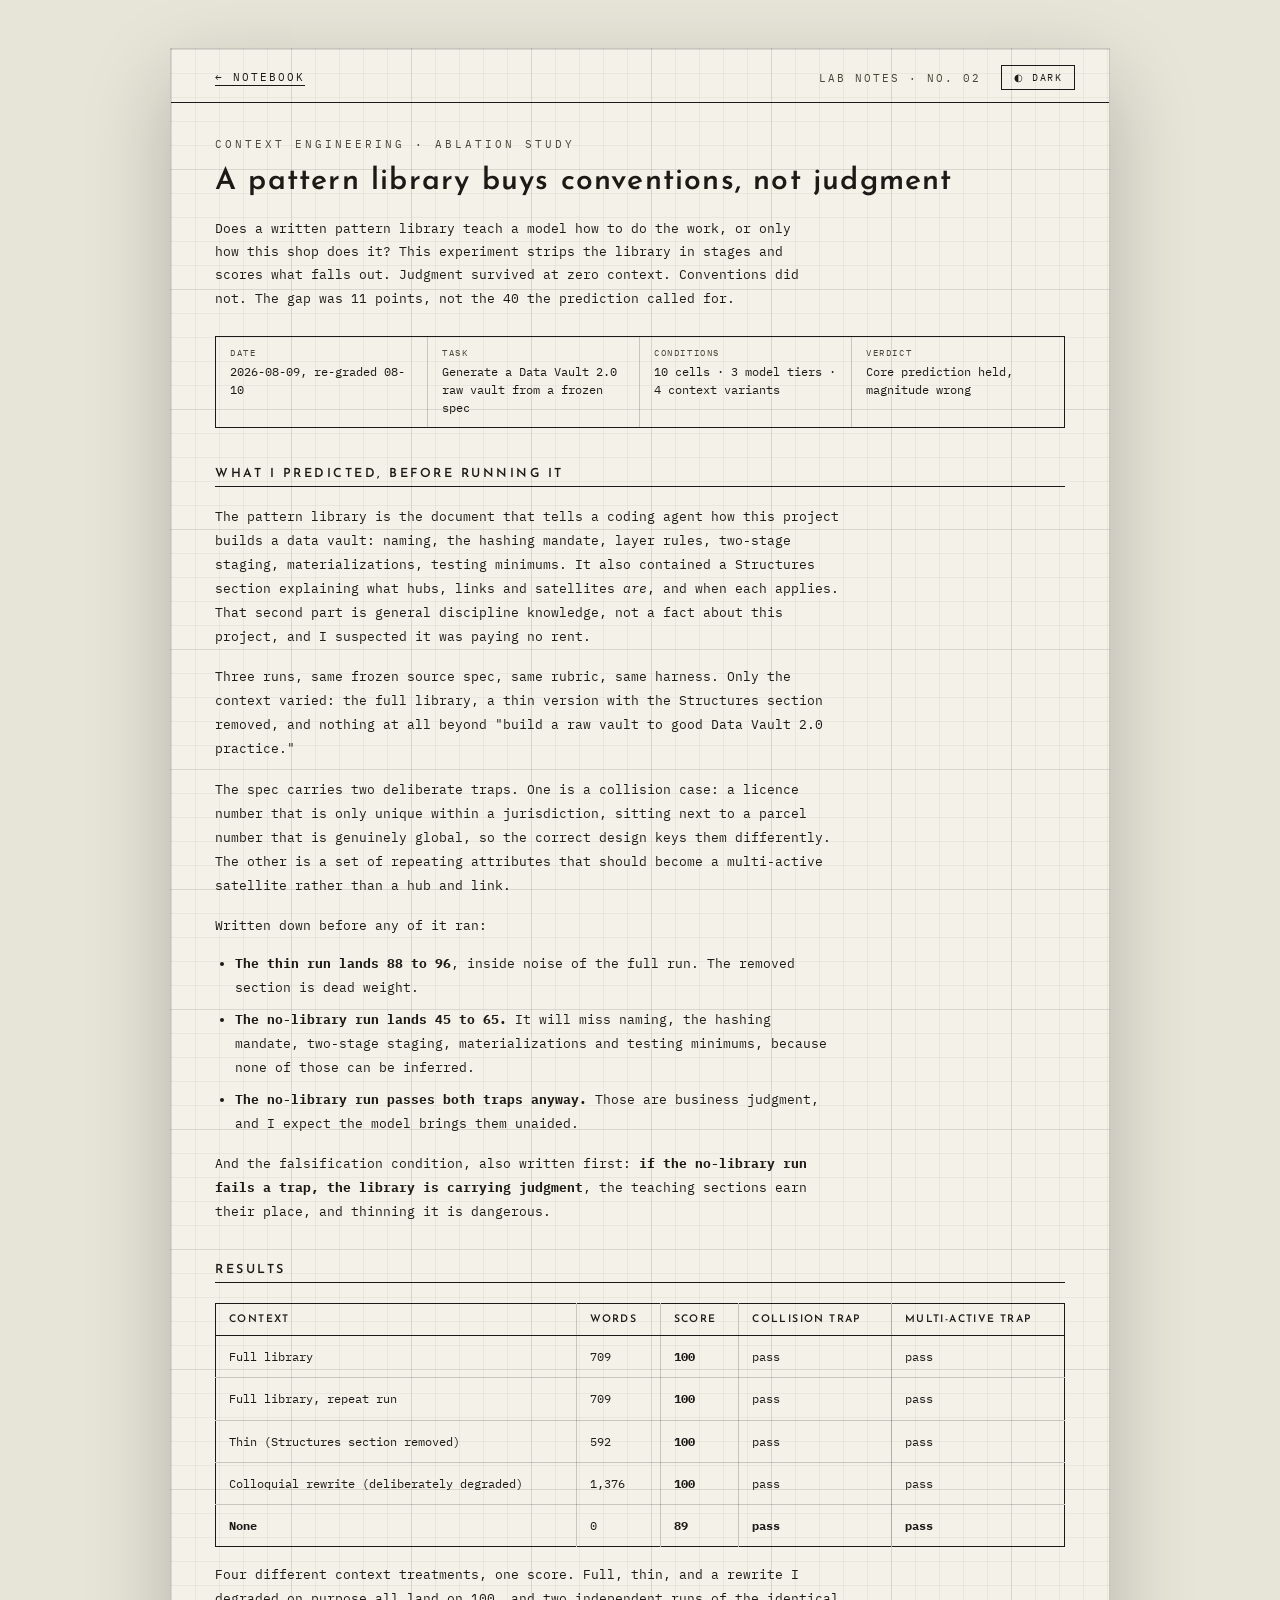
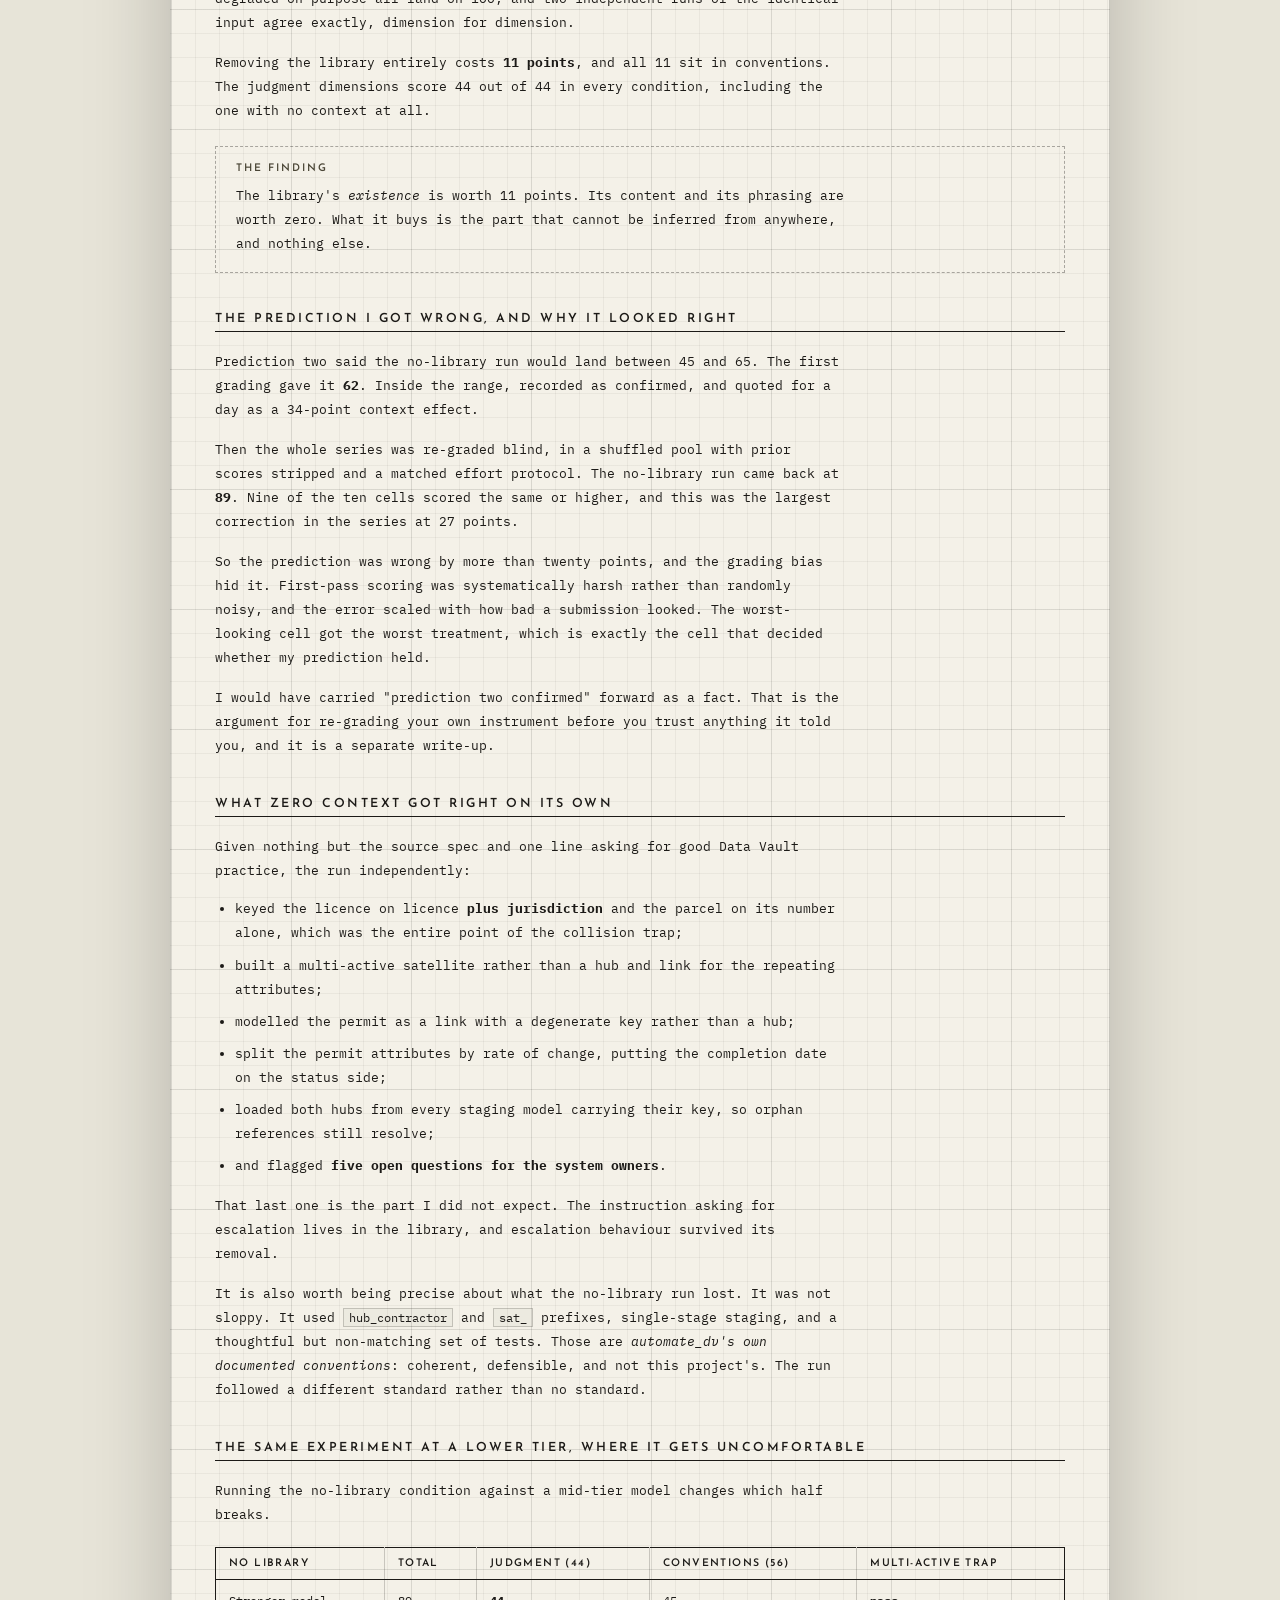
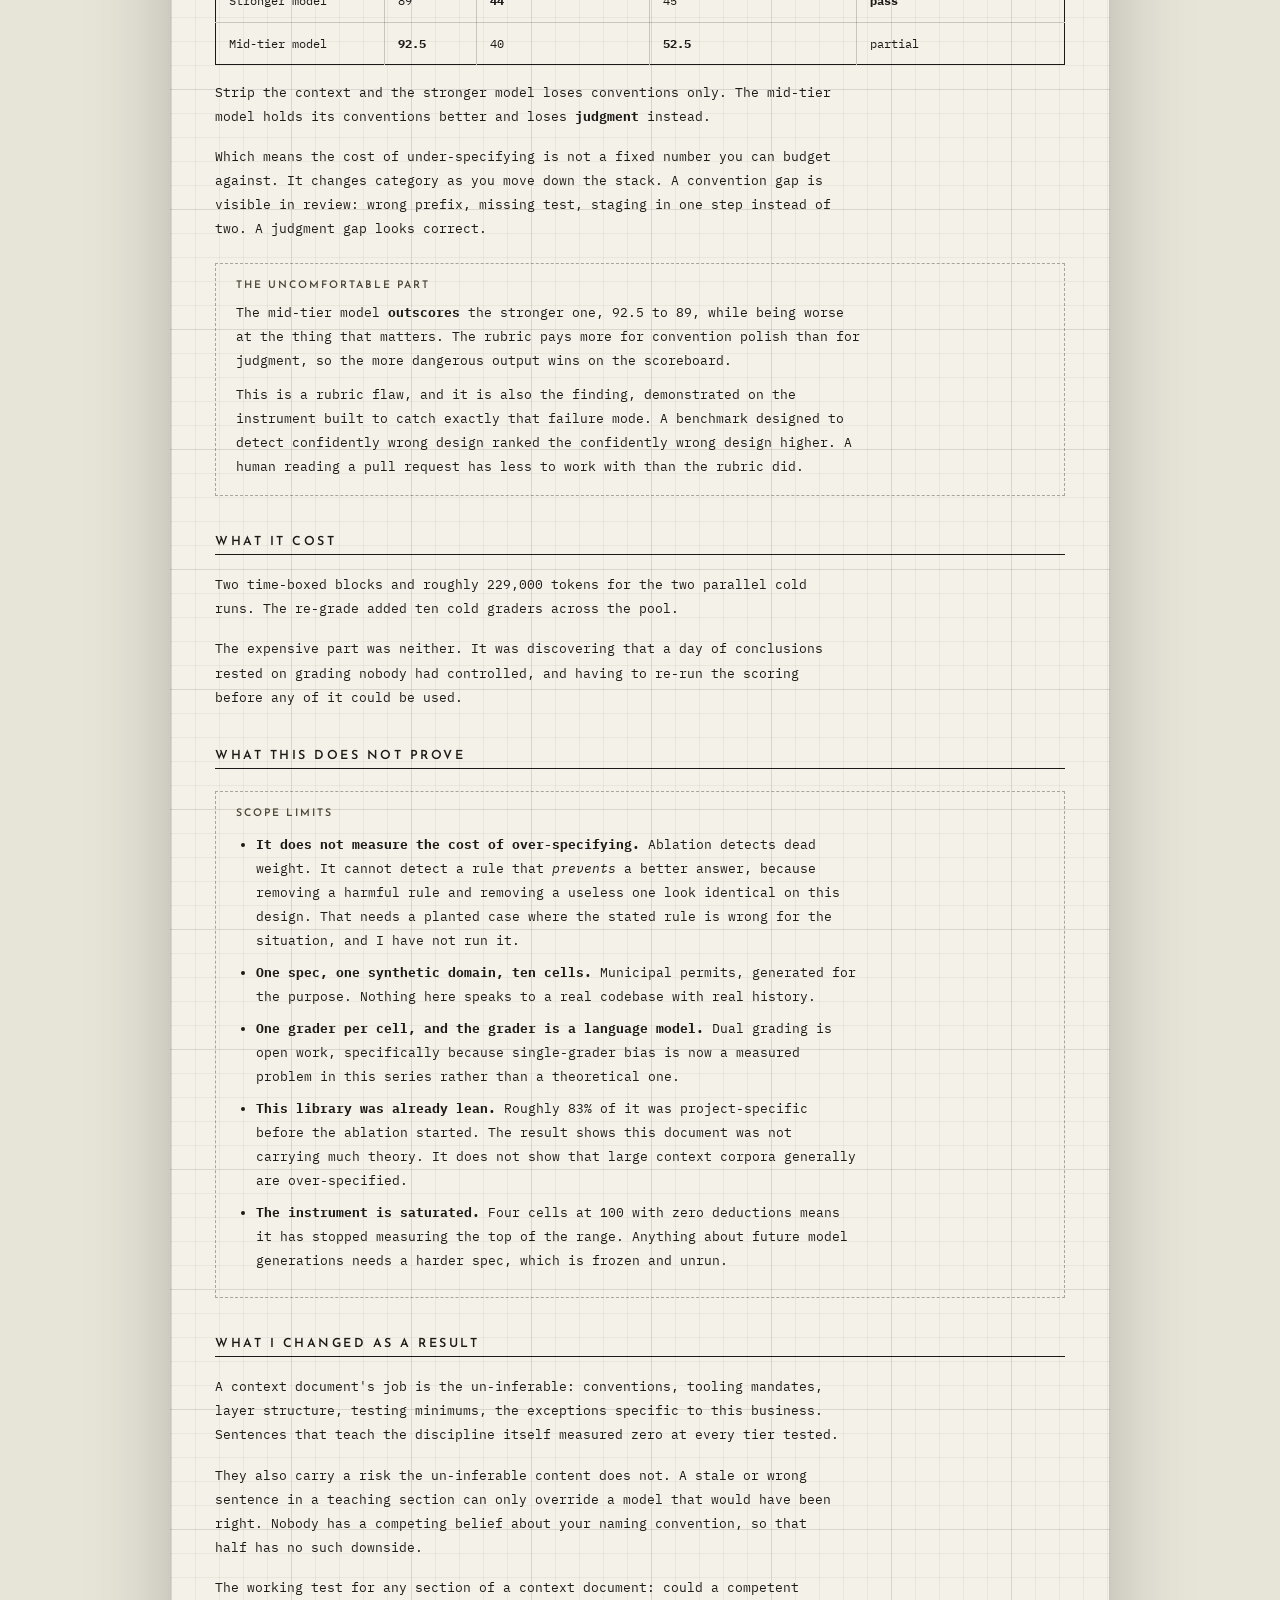
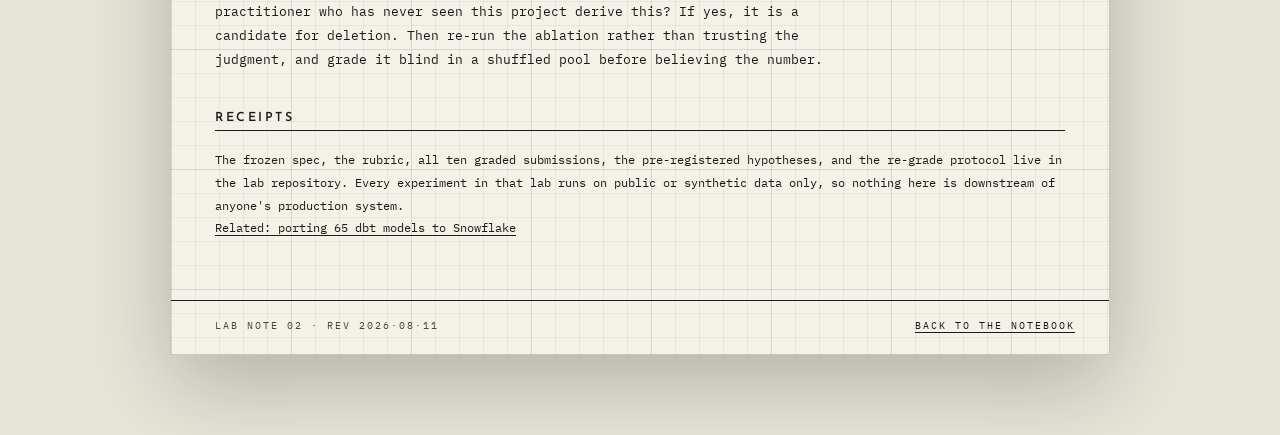
<file: notes/2026-08-10_pattern-library-ablation.html>
<!DOCTYPE html>
<html lang="en" data-theme="light">
<head>
<meta charset="UTF-8">
<meta name="viewport" content="width=device-width, initial-scale=1.0">
<title>A pattern library buys conventions, not judgment — Lab Notes — Dan Brickey</title>
<meta name="description"
      content="Stripping a Data Vault pattern library in stages: judgment
               survived at zero context, conventions did not, and the gap was
               11 points rather than the 40 the prediction called for.">
<link rel="icon"
      href="data:image/svg+xml,%3Csvg xmlns='http://www.w3.org/2000/svg' viewBox='0 0 100 100'%3E%3Crect width='100' height='100' fill='%23f4f1e8' stroke='%231c1a17' stroke-width='6'/%3E%3Ctext x='50' y='66' font-size='46' font-family='Georgia,serif' font-weight='400' fill='%231c1a17' text-anchor='middle'%3EDB%3C/text%3E%3C/svg%3E">
<link rel="preconnect" href="https://fonts.googleapis.com">
<link rel="preconnect" href="https://fonts.gstatic.com" crossorigin>
<link href="https://fonts.googleapis.com/css2?family=IBM+Plex+Mono:ital,wght@0,400;0,500;0,600;1,400&family=Josefin+Sans:wght@300;400;500;600;700&display=swap"
      rel="stylesheet">
<link rel="stylesheet" href="note.css">
</head>
<body>
<div class="desk">
    <div class="sheet">

        <div class="header">
            <a class="header__back" href="../index.html">&larr; Notebook</a>
            <div class="header__right">
                <span class="header__page">Lab Notes &middot; No. 02</span>
                <button class="toggle" type="button" id="themeToggle"
                        aria-label="Toggle light and dark theme">◐ Dark</button>
            </div>
        </div>

        <div class="note">

            <div class="note__eyebrow">Context Engineering &middot; Ablation Study</div>
            <h1 class="note__title">
                A pattern library buys conventions, not judgment
            </h1>
            <p class="note__standfirst">
                Does a written pattern library teach a model how to do the work,
                or only how this shop does it? This experiment strips the
                library in stages and scores what falls out. Judgment survived
                at zero context. Conventions did not. The gap was 11 points,
                not the 40 the prediction called for.
            </p>

            <div class="meta">
                <div class="meta__cell">
                    <div class="meta__k">Date</div>
                    <div class="meta__v">2026-08-09, re-graded 08-10</div>
                </div>
                <div class="meta__cell">
                    <div class="meta__k">Task</div>
                    <div class="meta__v">Generate a Data Vault 2.0 raw vault from a frozen spec</div>
                </div>
                <div class="meta__cell">
                    <div class="meta__k">Conditions</div>
                    <div class="meta__v">10 cells &middot; 3 model tiers &middot; 4 context variants</div>
                </div>
                <div class="meta__cell">
                    <div class="meta__k">Verdict</div>
                    <div class="meta__v">Core prediction held, magnitude wrong</div>
                </div>
            </div>

            <!-- ===== hypothesis ===== -->
            <h2 class="h2">What I predicted, before running it</h2>
            <p class="p p--lead">
                The pattern library is the document that tells a coding agent
                how this project builds a data vault: naming, the hashing
                mandate, layer rules, two-stage staging, materializations,
                testing minimums. It also contained a Structures section
                explaining what hubs, links and satellites <em>are</em>, and
                when each applies. That second part is general discipline
                knowledge, not a fact about this project, and I suspected it
                was paying no rent.
            </p>
            <p class="p">
                Three runs, same frozen source spec, same rubric, same harness.
                Only the context varied: the full library, a thin version with
                the Structures section removed, and nothing at all beyond
                "build a raw vault to good Data Vault 2.0 practice."
            </p>
            <p class="p">
                The spec carries two deliberate traps. One is a collision case:
                a licence number that is only unique within a jurisdiction,
                sitting next to a parcel number that is genuinely global, so the
                correct design keys them differently. The other is a set of
                repeating attributes that should become a multi-active satellite
                rather than a hub and link.
            </p>
            <p class="p">
                Written down before any of it ran:
            </p>
            <ul class="ul">
                <li>
                    <strong>The thin run lands 88 to 96</strong>, inside noise
                    of the full run. The removed section is dead weight.
                </li>
                <li>
                    <strong>The no-library run lands 45 to 65.</strong> It will
                    miss naming, the hashing mandate, two-stage staging,
                    materializations and testing minimums, because none of those
                    can be inferred.
                </li>
                <li>
                    <strong>The no-library run passes both traps anyway.</strong>
                    Those are business judgment, and I expect the model brings
                    them unaided.
                </li>
            </ul>
            <p class="p">
                And the falsification condition, also written first: <strong>if
                the no-library run fails a trap, the library is carrying
                judgment</strong>, the teaching sections earn their place, and
                thinning it is dangerous.
            </p>

            <!-- ===== results ===== -->
            <h2 class="h2">Results</h2>
            <div class="tablewrap">
                <table>
                    <thead>
                        <tr>
                            <th>Context</th>
                            <th class="num">Words</th>
                            <th class="num">Score</th>
                            <th>Collision trap</th>
                            <th>Multi-active trap</th>
                        </tr>
                    </thead>
                    <tbody>
                        <tr>
                            <td>Full library</td>
                            <td class="num">709</td>
                            <td class="num"><strong>100</strong></td>
                            <td>pass</td>
                            <td>pass</td>
                        </tr>
                        <tr>
                            <td>Full library, repeat run</td>
                            <td class="num">709</td>
                            <td class="num"><strong>100</strong></td>
                            <td>pass</td>
                            <td>pass</td>
                        </tr>
                        <tr>
                            <td>Thin (Structures section removed)</td>
                            <td class="num">592</td>
                            <td class="num"><strong>100</strong></td>
                            <td>pass</td>
                            <td>pass</td>
                        </tr>
                        <tr>
                            <td>Colloquial rewrite (deliberately degraded)</td>
                            <td class="num">1,376</td>
                            <td class="num"><strong>100</strong></td>
                            <td>pass</td>
                            <td>pass</td>
                        </tr>
                        <tr>
                            <td><strong>None</strong></td>
                            <td class="num">0</td>
                            <td class="num"><strong>89</strong></td>
                            <td><strong>pass</strong></td>
                            <td><strong>pass</strong></td>
                        </tr>
                    </tbody>
                </table>
            </div>

            <p class="p">
                Four different context treatments, one score. Full, thin, and a
                rewrite I degraded on purpose all land on 100, and two
                independent runs of the identical input agree exactly, dimension
                for dimension.
            </p>
            <p class="p">
                Removing the library entirely costs <strong>11 points</strong>,
                and all 11 sit in conventions. The judgment dimensions score
                44 out of 44 in every condition, including the one with no
                context at all.
            </p>

            <div class="callout">
                <div class="callout__k">The finding</div>
                <p class="p">
                    The library's <em>existence</em> is worth 11 points. Its
                    content and its phrasing are worth zero. What it buys is the
                    part that cannot be inferred from anywhere, and nothing
                    else.
                </p>
            </div>

            <!-- ===== the wrong prediction ===== -->
            <h2 class="h2">The prediction I got wrong, and why it looked right</h2>
            <p class="p p--lead">
                Prediction two said the no-library run would land between 45 and
                65. The first grading gave it <strong>62</strong>. Inside the
                range, recorded as confirmed, and quoted for a day as a
                34-point context effect.
            </p>
            <p class="p">
                Then the whole series was re-graded blind, in a shuffled pool
                with prior scores stripped and a matched effort protocol. The
                no-library run came back at <strong>89</strong>. Nine of the ten
                cells scored the same or higher, and this was the largest
                correction in the series at 27 points.
            </p>
            <p class="p">
                So the prediction was wrong by more than twenty points, and the
                grading bias hid it. First-pass scoring was systematically harsh
                rather than randomly noisy, and the error scaled with how bad a
                submission looked. The worst-looking cell got the worst
                treatment, which is exactly the cell that decided whether my
                prediction held.
            </p>
            <p class="p">
                I would have carried "prediction two confirmed" forward as a
                fact. That is the argument for re-grading your own instrument
                before you trust anything it told you, and it is a separate
                write-up.
            </p>

            <!-- ===== what zero context got right ===== -->
            <h2 class="h2">What zero context got right on its own</h2>
            <p class="p p--lead">
                Given nothing but the source spec and one line asking for good
                Data Vault practice, the run independently:
            </p>
            <ul class="ul">
                <li>keyed the licence on licence <strong>plus jurisdiction</strong> and the parcel on its number alone, which was the entire point of the collision trap;</li>
                <li>built a multi-active satellite rather than a hub and link for the repeating attributes;</li>
                <li>modelled the permit as a link with a degenerate key rather than a hub;</li>
                <li>split the permit attributes by rate of change, putting the completion date on the status side;</li>
                <li>loaded both hubs from every staging model carrying their key, so orphan references still resolve;</li>
                <li>and flagged <strong>five open questions for the system owners</strong>.</li>
            </ul>
            <p class="p">
                That last one is the part I did not expect. The instruction
                asking for escalation lives in the library, and escalation
                behaviour survived its removal.
            </p>
            <p class="p">
                It is also worth being precise about what the no-library run
                lost. It was not sloppy. It used <code>hub_contractor</code> and
                <code>sat_</code> prefixes, single-stage staging, and a
                thoughtful but non-matching set of tests. Those are
                <em>automate_dv's own documented conventions</em>: coherent,
                defensible, and not this project's. The run followed a different
                standard rather than no standard.
            </p>

            <!-- ===== tier ===== -->
            <h2 class="h2">The same experiment at a lower tier, where it gets uncomfortable</h2>
            <p class="p p--lead">
                Running the no-library condition against a mid-tier model
                changes which half breaks.
            </p>
            <div class="tablewrap">
                <table>
                    <thead>
                        <tr>
                            <th>No library</th>
                            <th class="num">Total</th>
                            <th class="num">Judgment (44)</th>
                            <th class="num">Conventions (56)</th>
                            <th>Multi-active trap</th>
                        </tr>
                    </thead>
                    <tbody>
                        <tr>
                            <td>Stronger model</td>
                            <td class="num">89</td>
                            <td class="num"><strong>44</strong></td>
                            <td class="num">45</td>
                            <td><strong>pass</strong></td>
                        </tr>
                        <tr>
                            <td>Mid-tier model</td>
                            <td class="num"><strong>92.5</strong></td>
                            <td class="num">40</td>
                            <td class="num"><strong>52.5</strong></td>
                            <td>partial</td>
                        </tr>
                    </tbody>
                </table>
            </div>
            <p class="p">
                Strip the context and the stronger model loses conventions
                only. The mid-tier model holds its conventions better and loses
                <strong>judgment</strong> instead.
            </p>
            <p class="p">
                Which means the cost of under-specifying is not a fixed number
                you can budget against. It changes category as you move down the
                stack. A convention gap is visible in review: wrong prefix,
                missing test, staging in one step instead of two. A judgment gap
                looks correct.
            </p>

            <div class="callout">
                <div class="callout__k">The uncomfortable part</div>
                <p class="p">
                    The mid-tier model <strong>outscores</strong> the stronger
                    one, 92.5 to 89, while being worse at the thing that
                    matters. The rubric pays more for convention polish than for
                    judgment, so the more dangerous output wins on the
                    scoreboard.
                </p>
                <p class="p">
                    This is a rubric flaw, and it is also the finding,
                    demonstrated on the instrument built to catch exactly that
                    failure mode. A benchmark designed to detect confidently
                    wrong design ranked the confidently wrong design higher. A
                    human reading a pull request has less to work with than the
                    rubric did.
                </p>
            </div>

            <!-- ===== cost ===== -->
            <h2 class="h2">What it cost</h2>
            <p class="p p--lead">
                Two time-boxed blocks and roughly 229,000 tokens for the two
                parallel cold runs. The re-grade added ten cold graders across
                the pool.
            </p>
            <p class="p">
                The expensive part was neither. It was discovering that a day of
                conclusions rested on grading nobody had controlled, and having
                to re-run the scoring before any of it could be used.
            </p>

            <!-- ===== limits ===== -->
            <h2 class="h2">What this does not prove</h2>
            <div class="callout">
                <div class="callout__k">Scope limits</div>
                <ul class="ul">
                    <li>
                        <strong>It does not measure the cost of
                        over-specifying.</strong> Ablation detects dead weight.
                        It cannot detect a rule that <em>prevents</em> a better
                        answer, because removing a harmful rule and removing a
                        useless one look identical on this design. That needs a
                        planted case where the stated rule is wrong for the
                        situation, and I have not run it.
                    </li>
                    <li>
                        <strong>One spec, one synthetic domain, ten cells.</strong>
                        Municipal permits, generated for the purpose. Nothing
                        here speaks to a real codebase with real history.
                    </li>
                    <li>
                        <strong>One grader per cell, and the grader is a
                        language model.</strong> Dual grading is open work,
                        specifically because single-grader bias is now a
                        measured problem in this series rather than a
                        theoretical one.
                    </li>
                    <li>
                        <strong>This library was already lean.</strong> Roughly
                        83% of it was project-specific before the ablation
                        started. The result shows this document was not carrying
                        much theory. It does not show that large context corpora
                        generally are over-specified.
                    </li>
                    <li>
                        <strong>The instrument is saturated.</strong> Four cells
                        at 100 with zero deductions means it has stopped
                        measuring the top of the range. Anything about future
                        model generations needs a harder spec, which is frozen
                        and unrun.
                    </li>
                </ul>
            </div>

            <!-- ===== what changes ===== -->
            <h2 class="h2">What I changed as a result</h2>
            <p class="p p--lead">
                A context document's job is the un-inferable: conventions,
                tooling mandates, layer structure, testing minimums, the
                exceptions specific to this business. Sentences that teach the
                discipline itself measured zero at every tier tested.
            </p>
            <p class="p">
                They also carry a risk the un-inferable content does not. A
                stale or wrong sentence in a teaching section can only override
                a model that would have been right. Nobody has a competing
                belief about your naming convention, so that half has no such
                downside.
            </p>
            <p class="p">
                The working test for any section of a context document: could a
                competent practitioner who has never seen this project derive
                this? If yes, it is a candidate for deletion. Then re-run the
                ablation rather than trusting the judgment, and grade it blind
                in a shuffled pool before believing the number.
            </p>

            <h2 class="h2">Receipts</h2>
            <p class="receipts">
                The frozen spec, the rubric, all ten graded submissions, the
                pre-registered hypotheses, and the re-grade protocol live in the
                lab repository. Every experiment in that lab runs on public or
                synthetic data only, so nothing here is downstream of anyone's
                production system.<br>
                <a href="2026-06-21_duckdb-to-snowflake-parity.html">Related: porting 65 dbt models to Snowflake</a>
            </p>

        </div>

        <div class="footer">
            <span>Lab Note 02 &middot; Rev 2026&middot;08&middot;11</span>
            <span><a href="../index.html">Back to the notebook</a></span>
        </div>

    </div>
</div>

<script>
    (function () {
        var root = document.documentElement;
        var toggle = document.getElementById('themeToggle');
        var mql = window.matchMedia
            ? window.matchMedia('(prefers-color-scheme: dark)') : null;

        function systemTheme() { return mql && mql.matches ? 'dark' : 'light'; }

        var stored = null;
        try { stored = localStorage.getItem('theme'); } catch (e) {}

        applyTheme((stored === 'light' || stored === 'dark') ? stored : systemTheme());

        if (mql) {
            var onSystemChange = function () {
                try { localStorage.removeItem('theme'); } catch (e) {}
                applyTheme(systemTheme());
            };
            if (mql.addEventListener) { mql.addEventListener('change', onSystemChange); }
            else if (mql.addListener) { mql.addListener(onSystemChange); }
        }

        toggle.addEventListener('click', function () {
            var next = root.getAttribute('data-theme') === 'dark' ? 'light' : 'dark';
            applyTheme(next);
            try { localStorage.setItem('theme', next); } catch (e) {}
        });

        function applyTheme(theme) {
            root.setAttribute('data-theme', theme);
            toggle.textContent = theme === 'dark' ? '◑ Light' : '◐ Dark';
        }
    })();
</script>
</body>
</html>
</file>
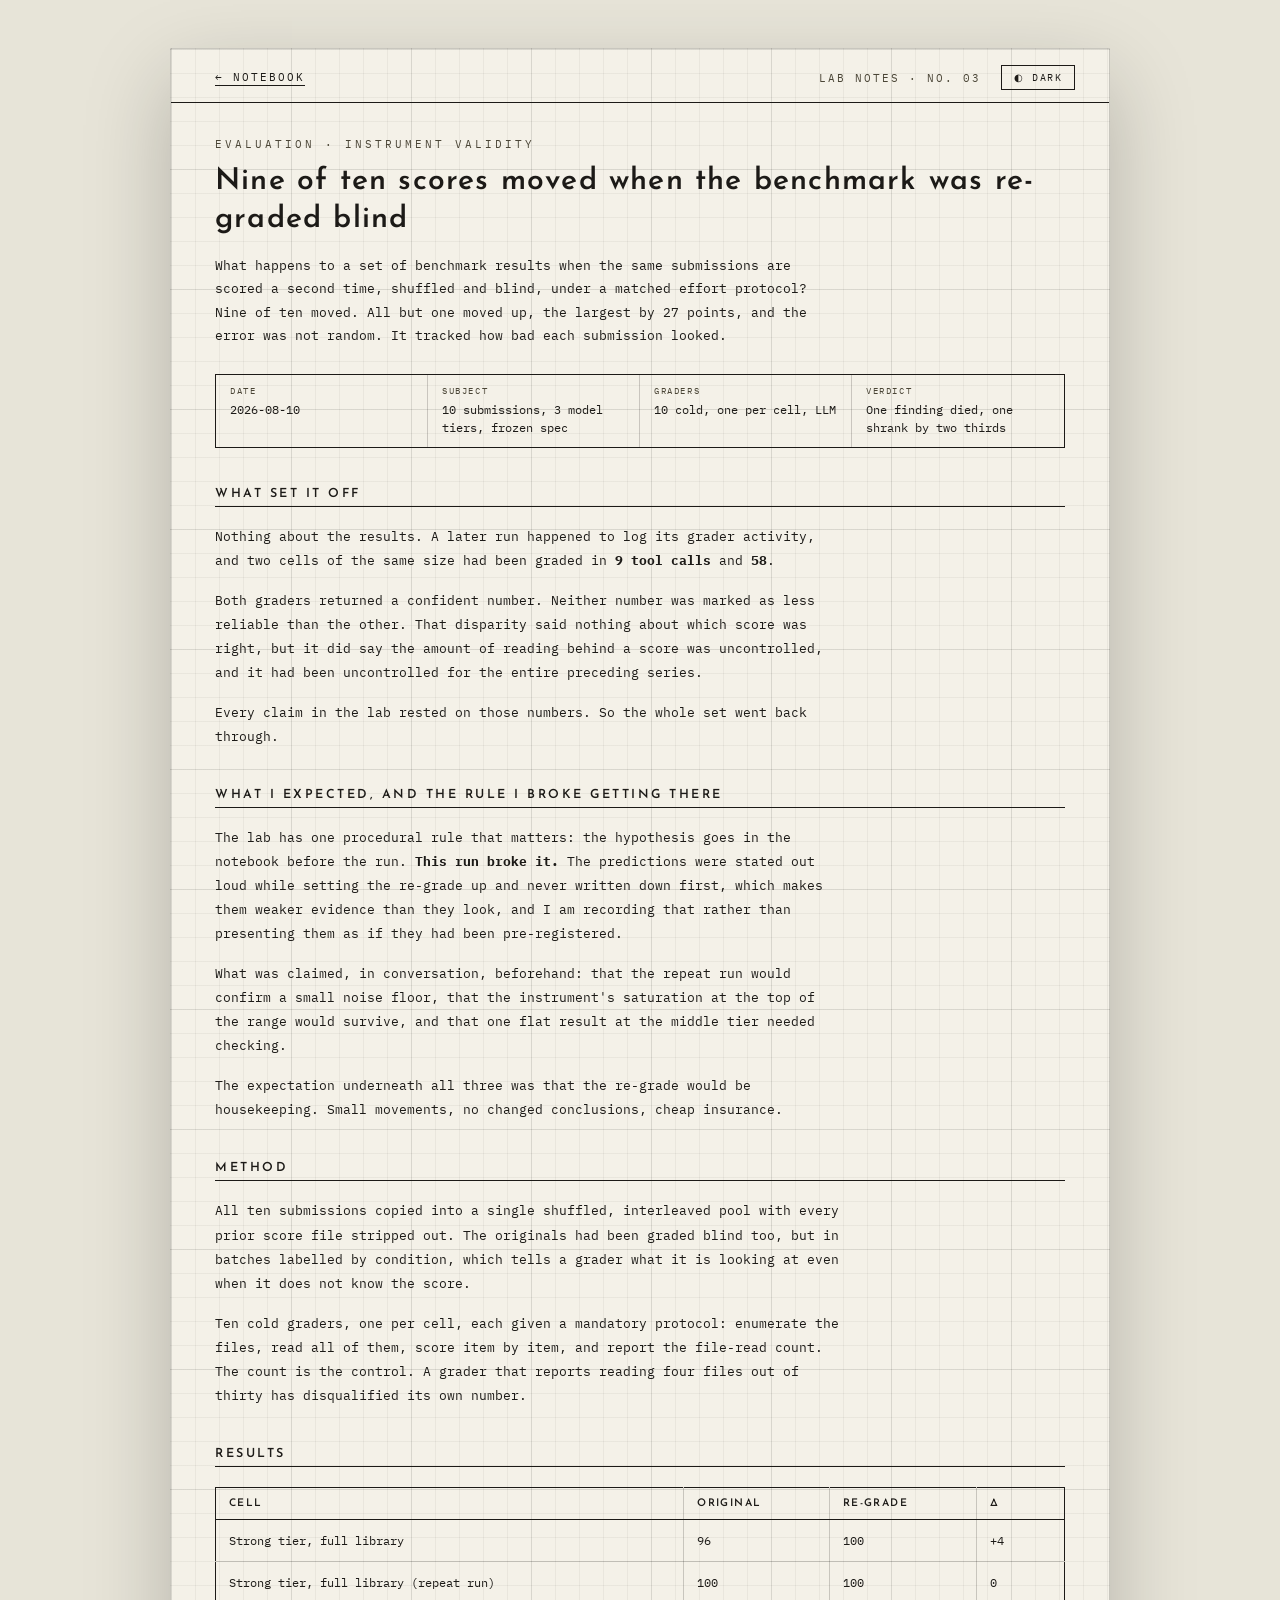
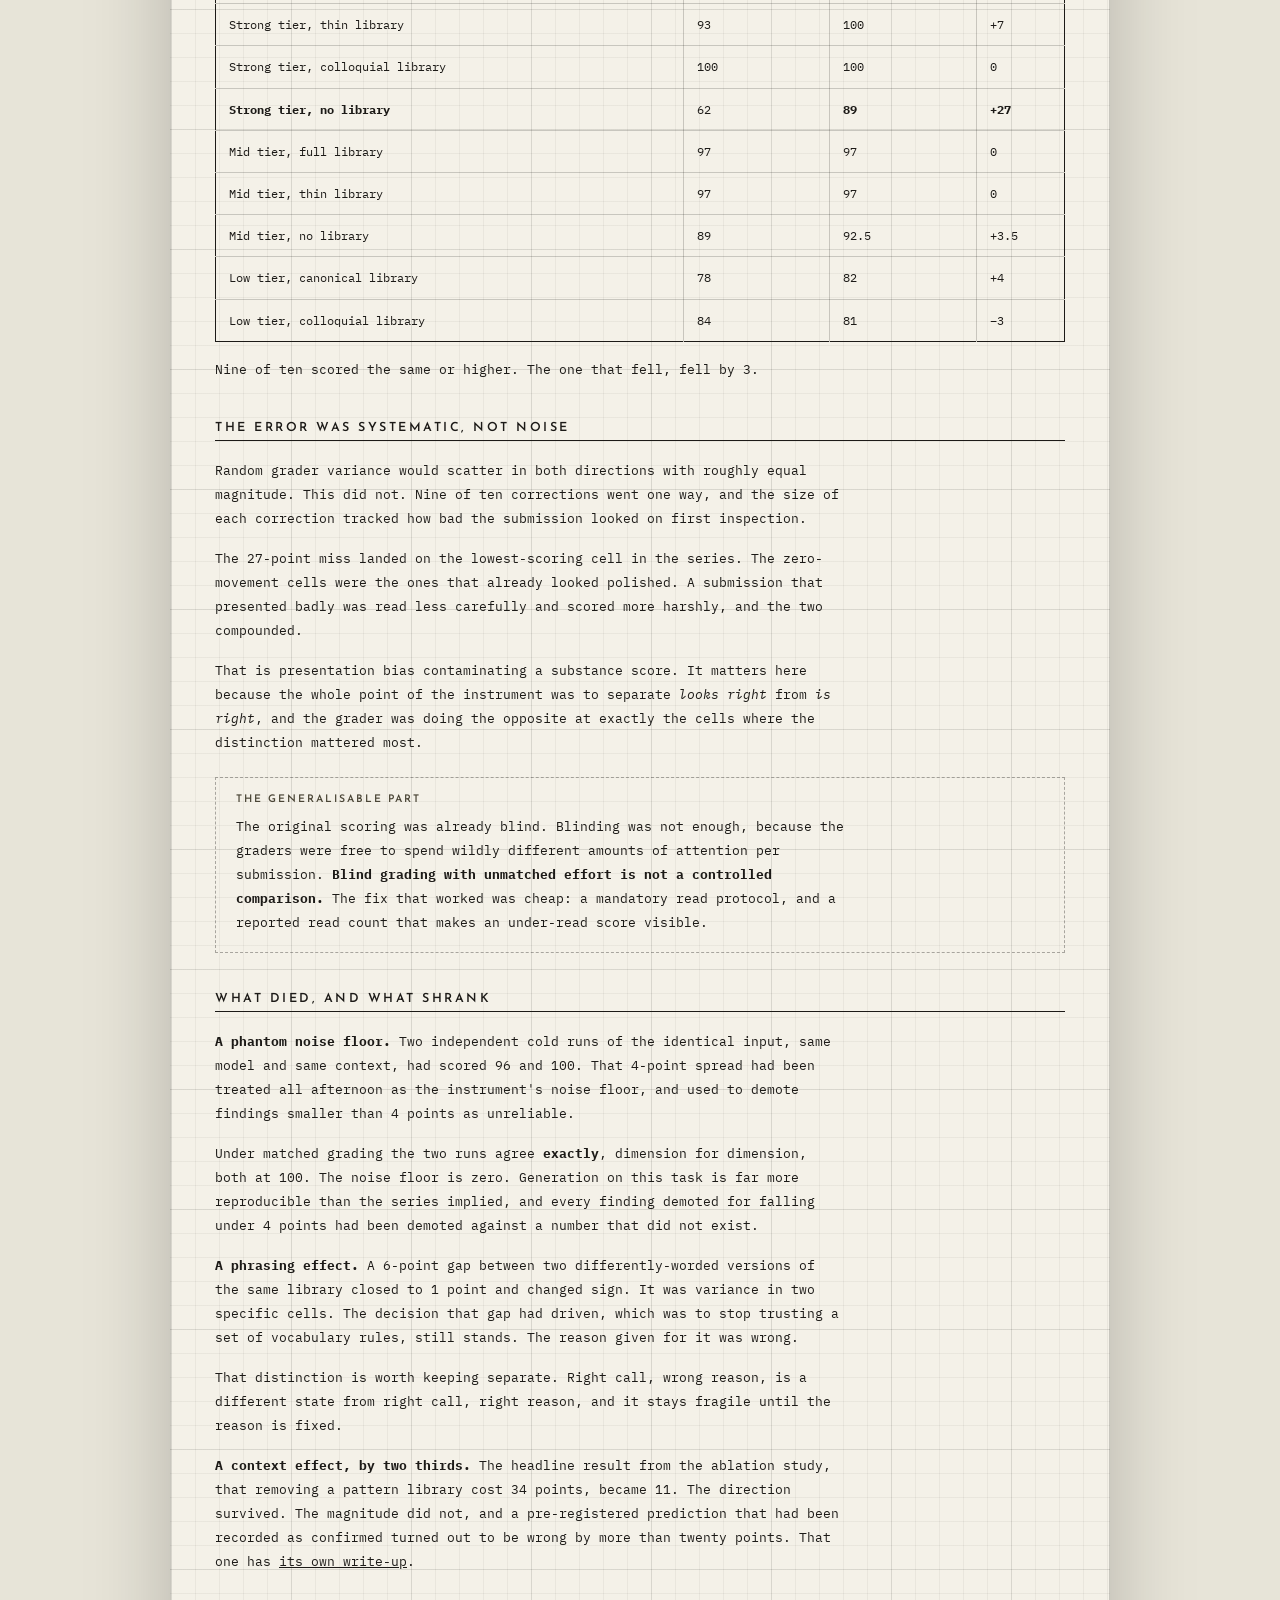
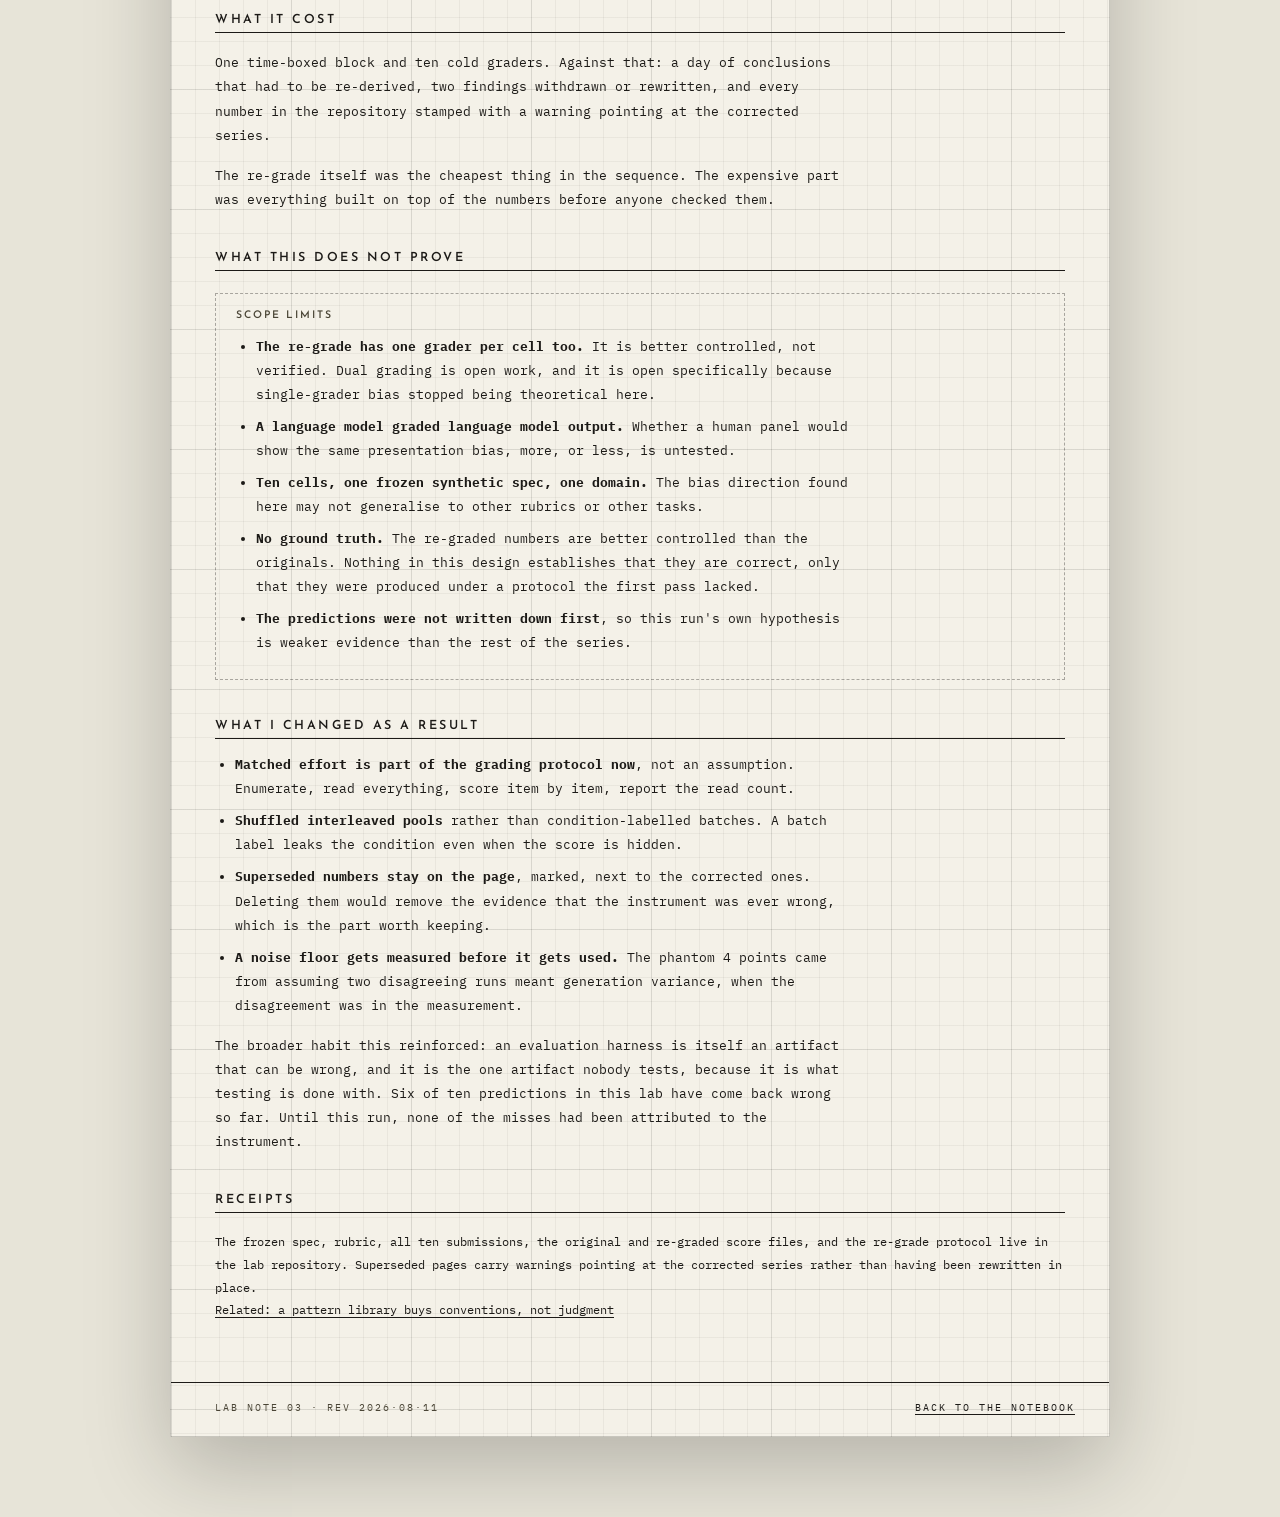
<file: notes/2026-08-10_regrading-the-benchmark.html>
<!DOCTYPE html>
<html lang="en" data-theme="light">
<head>
<meta charset="UTF-8">
<meta name="viewport" content="width=device-width, initial-scale=1.0">
<title>Nine of ten scores moved when the benchmark was re-graded blind — Lab Notes — Dan Brickey</title>
<meta name="description"
      content="A benchmark's ten submissions re-scored in a shuffled blind pool
               under matched effort. Nine of ten scores moved, the error was
               systematic rather than random, and one published finding died.">
<link rel="icon"
      href="data:image/svg+xml,%3Csvg xmlns='http://www.w3.org/2000/svg' viewBox='0 0 100 100'%3E%3Crect width='100' height='100' fill='%23f4f1e8' stroke='%231c1a17' stroke-width='6'/%3E%3Ctext x='50' y='66' font-size='46' font-family='Georgia,serif' font-weight='400' fill='%231c1a17' text-anchor='middle'%3EDB%3C/text%3E%3C/svg%3E">
<link rel="preconnect" href="https://fonts.googleapis.com">
<link rel="preconnect" href="https://fonts.gstatic.com" crossorigin>
<link href="https://fonts.googleapis.com/css2?family=IBM+Plex+Mono:ital,wght@0,400;0,500;0,600;1,400&family=Josefin+Sans:wght@300;400;500;600;700&display=swap"
      rel="stylesheet">
<link rel="stylesheet" href="note.css">
</head>
<body>
<div class="desk">
    <div class="sheet">

        <div class="header">
            <a class="header__back" href="../index.html">&larr; Notebook</a>
            <div class="header__right">
                <span class="header__page">Lab Notes &middot; No. 03</span>
                <button class="toggle" type="button" id="themeToggle"
                        aria-label="Toggle light and dark theme">◐ Dark</button>
            </div>
        </div>

        <div class="note">

            <div class="note__eyebrow">Evaluation &middot; Instrument Validity</div>
            <h1 class="note__title">
                Nine of ten scores moved when the benchmark was re-graded blind
            </h1>
            <p class="note__standfirst">
                What happens to a set of benchmark results when the same
                submissions are scored a second time, shuffled and blind, under
                a matched effort protocol? Nine of ten moved. All but one moved
                up, the largest by 27 points, and the error was not random. It
                tracked how bad each submission looked.
            </p>

            <div class="meta">
                <div class="meta__cell">
                    <div class="meta__k">Date</div>
                    <div class="meta__v">2026-08-10</div>
                </div>
                <div class="meta__cell">
                    <div class="meta__k">Subject</div>
                    <div class="meta__v">10 submissions, 3 model tiers, frozen spec</div>
                </div>
                <div class="meta__cell">
                    <div class="meta__k">Graders</div>
                    <div class="meta__v">10 cold, one per cell, LLM</div>
                </div>
                <div class="meta__cell">
                    <div class="meta__k">Verdict</div>
                    <div class="meta__v">One finding died, one shrank by two thirds</div>
                </div>
            </div>

            <!-- ===== the trigger ===== -->
            <h2 class="h2">What set it off</h2>
            <p class="p p--lead">
                Nothing about the results. A later run happened to log its
                grader activity, and two cells of the same size had been graded
                in <strong>9 tool calls</strong> and <strong>58</strong>.
            </p>
            <p class="p">
                Both graders returned a confident number. Neither number was
                marked as less reliable than the other. That disparity said
                nothing about which score was right, but it did say the amount
                of reading behind a score was uncontrolled, and it had been
                uncontrolled for the entire preceding series.
            </p>
            <p class="p">
                Every claim in the lab rested on those numbers. So the whole set
                went back through.
            </p>

            <!-- ===== hypothesis ===== -->
            <h2 class="h2">What I expected, and the rule I broke getting there</h2>
            <p class="p p--lead">
                The lab has one procedural rule that matters: the hypothesis
                goes in the notebook before the run. <strong>This run broke
                it.</strong> The predictions were stated out loud while setting
                the re-grade up and never written down first, which makes them
                weaker evidence than they look, and I am recording that rather
                than presenting them as if they had been pre-registered.
            </p>
            <p class="p">
                What was claimed, in conversation, beforehand: that the repeat
                run would confirm a small noise floor, that the instrument's
                saturation at the top of the range would survive, and that one
                flat result at the middle tier needed checking.
            </p>
            <p class="p">
                The expectation underneath all three was that the re-grade
                would be housekeeping. Small movements, no changed conclusions,
                cheap insurance.
            </p>

            <!-- ===== method ===== -->
            <h2 class="h2">Method</h2>
            <p class="p p--lead">
                All ten submissions copied into a single shuffled, interleaved
                pool with every prior score file stripped out. The originals had
                been graded blind too, but in batches labelled by condition,
                which tells a grader what it is looking at even when it does not
                know the score.
            </p>
            <p class="p">
                Ten cold graders, one per cell, each given a mandatory protocol:
                enumerate the files, read all of them, score item by item, and
                report the file-read count. The count is the control. A grader
                that reports reading four files out of thirty has disqualified
                its own number.
            </p>

            <!-- ===== results ===== -->
            <h2 class="h2">Results</h2>
            <div class="tablewrap">
                <table>
                    <thead>
                        <tr>
                            <th>Cell</th>
                            <th class="num">Original</th>
                            <th class="num">Re-grade</th>
                            <th class="num">Δ</th>
                        </tr>
                    </thead>
                    <tbody>
                        <tr><td>Strong tier, full library</td><td class="num">96</td><td class="num">100</td><td class="num">+4</td></tr>
                        <tr><td>Strong tier, full library (repeat run)</td><td class="num">100</td><td class="num">100</td><td class="num">0</td></tr>
                        <tr><td>Strong tier, thin library</td><td class="num">93</td><td class="num">100</td><td class="num">+7</td></tr>
                        <tr><td>Strong tier, colloquial library</td><td class="num">100</td><td class="num">100</td><td class="num">0</td></tr>
                        <tr><td><strong>Strong tier, no library</strong></td><td class="num">62</td><td class="num"><strong>89</strong></td><td class="num"><strong>+27</strong></td></tr>
                        <tr><td>Mid tier, full library</td><td class="num">97</td><td class="num">97</td><td class="num">0</td></tr>
                        <tr><td>Mid tier, thin library</td><td class="num">97</td><td class="num">97</td><td class="num">0</td></tr>
                        <tr><td>Mid tier, no library</td><td class="num">89</td><td class="num">92.5</td><td class="num">+3.5</td></tr>
                        <tr><td>Low tier, canonical library</td><td class="num">78</td><td class="num">82</td><td class="num">+4</td></tr>
                        <tr><td>Low tier, colloquial library</td><td class="num">84</td><td class="num">81</td><td class="num">&minus;3</td></tr>
                    </tbody>
                </table>
            </div>

            <p class="p">
                Nine of ten scored the same or higher. The one that fell, fell
                by 3.
            </p>

            <!-- ===== systematic ===== -->
            <h2 class="h2">The error was systematic, not noise</h2>
            <p class="p p--lead">
                Random grader variance would scatter in both directions with
                roughly equal magnitude. This did not. Nine of ten corrections
                went one way, and the size of each correction tracked how bad
                the submission looked on first inspection.
            </p>
            <p class="p">
                The 27-point miss landed on the lowest-scoring cell in the
                series. The zero-movement cells were the ones that already
                looked polished. A submission that presented badly was read less
                carefully and scored more harshly, and the two compounded.
            </p>
            <p class="p">
                That is presentation bias contaminating a substance score. It
                matters here because the whole point of the instrument was to
                separate <em>looks right</em> from <em>is right</em>, and the
                grader was doing the opposite at exactly the cells where the
                distinction mattered most.
            </p>

            <div class="callout">
                <div class="callout__k">The generalisable part</div>
                <p class="p">
                    The original scoring was already blind. Blinding was not
                    enough, because the graders were free to spend wildly
                    different amounts of attention per submission.
                    <strong>Blind grading with unmatched effort is not a
                    controlled comparison.</strong> The fix that worked was
                    cheap: a mandatory read protocol, and a reported read count
                    that makes an under-read score visible.
                </p>
            </div>

            <!-- ===== what died ===== -->
            <h2 class="h2">What died, and what shrank</h2>
            <p class="p p--lead">
                <strong>A phantom noise floor.</strong> Two independent cold
                runs of the identical input, same model and same context, had
                scored 96 and 100. That 4-point spread had been treated all
                afternoon as the instrument's noise floor, and used to demote
                findings smaller than 4 points as unreliable.
            </p>
            <p class="p">
                Under matched grading the two runs agree <strong>exactly</strong>,
                dimension for dimension, both at 100. The noise floor is zero.
                Generation on this task is far more reproducible than the series
                implied, and every finding demoted for falling under 4 points
                had been demoted against a number that did not exist.
            </p>
            <p class="p">
                <strong>A phrasing effect.</strong> A 6-point gap between two
                differently-worded versions of the same library closed to 1
                point and changed sign. It was variance in two specific cells.
                The decision that gap had driven, which was to stop trusting a
                set of vocabulary rules, still stands. The reason given for it
                was wrong.
            </p>
            <p class="p">
                That distinction is worth keeping separate. Right call, wrong
                reason, is a different state from right call, right reason, and
                it stays fragile until the reason is fixed.
            </p>
            <p class="p">
                <strong>A context effect, by two thirds.</strong> The headline
                result from the ablation study, that removing a pattern library
                cost 34 points, became 11. The direction survived. The magnitude
                did not, and a pre-registered prediction that had been recorded
                as confirmed turned out to be wrong by more than twenty points.
                That one has
                <a href="2026-08-10_pattern-library-ablation.html">its own write-up</a>.
            </p>

            <!-- ===== cost ===== -->
            <h2 class="h2">What it cost</h2>
            <p class="p p--lead">
                One time-boxed block and ten cold graders. Against that: a day
                of conclusions that had to be re-derived, two findings
                withdrawn or rewritten, and every number in the repository
                stamped with a warning pointing at the corrected series.
            </p>
            <p class="p">
                The re-grade itself was the cheapest thing in the sequence. The
                expensive part was everything built on top of the numbers before
                anyone checked them.
            </p>

            <!-- ===== limits ===== -->
            <h2 class="h2">What this does not prove</h2>
            <div class="callout">
                <div class="callout__k">Scope limits</div>
                <ul class="ul">
                    <li>
                        <strong>The re-grade has one grader per cell too.</strong>
                        It is better controlled, not verified. Dual grading is
                        open work, and it is open specifically because
                        single-grader bias stopped being theoretical here.
                    </li>
                    <li>
                        <strong>A language model graded language model output.</strong>
                        Whether a human panel would show the same presentation
                        bias, more, or less, is untested.
                    </li>
                    <li>
                        <strong>Ten cells, one frozen synthetic spec, one
                        domain.</strong> The bias direction found here may not
                        generalise to other rubrics or other tasks.
                    </li>
                    <li>
                        <strong>No ground truth.</strong> The re-graded numbers
                        are better controlled than the originals. Nothing in
                        this design establishes that they are correct, only that
                        they were produced under a protocol the first pass
                        lacked.
                    </li>
                    <li>
                        <strong>The predictions were not written down first</strong>,
                        so this run's own hypothesis is weaker evidence than the
                        rest of the series.
                    </li>
                </ul>
            </div>

            <!-- ===== changed ===== -->
            <h2 class="h2">What I changed as a result</h2>
            <ul class="ul">
                <li>
                    <strong>Matched effort is part of the grading protocol now</strong>,
                    not an assumption. Enumerate, read everything, score item by
                    item, report the read count.
                </li>
                <li>
                    <strong>Shuffled interleaved pools</strong> rather than
                    condition-labelled batches. A batch label leaks the
                    condition even when the score is hidden.
                </li>
                <li>
                    <strong>Superseded numbers stay on the page</strong>, marked,
                    next to the corrected ones. Deleting them would remove the
                    evidence that the instrument was ever wrong, which is the
                    part worth keeping.
                </li>
                <li>
                    <strong>A noise floor gets measured before it gets used.</strong>
                    The phantom 4 points came from assuming two disagreeing runs
                    meant generation variance, when the disagreement was in the
                    measurement.
                </li>
            </ul>
            <p class="p">
                The broader habit this reinforced: an evaluation harness is
                itself an artifact that can be wrong, and it is the one artifact
                nobody tests, because it is what testing is done with. Six of
                ten predictions in this lab have come back wrong so far. Until
                this run, none of the misses had been attributed to the
                instrument.
            </p>

            <h2 class="h2">Receipts</h2>
            <p class="receipts">
                The frozen spec, rubric, all ten submissions, the original and
                re-graded score files, and the re-grade protocol live in the lab
                repository. Superseded pages carry warnings pointing at the
                corrected series rather than having been rewritten in place.<br>
                <a href="2026-08-10_pattern-library-ablation.html">Related: a pattern library buys conventions, not judgment</a>
            </p>

        </div>

        <div class="footer">
            <span>Lab Note 03 &middot; Rev 2026&middot;08&middot;11</span>
            <span><a href="../index.html">Back to the notebook</a></span>
        </div>

    </div>
</div>

<script>
    (function () {
        var root = document.documentElement;
        var toggle = document.getElementById('themeToggle');
        var mql = window.matchMedia
            ? window.matchMedia('(prefers-color-scheme: dark)') : null;

        function systemTheme() { return mql && mql.matches ? 'dark' : 'light'; }

        var stored = null;
        try { stored = localStorage.getItem('theme'); } catch (e) {}

        applyTheme((stored === 'light' || stored === 'dark') ? stored : systemTheme());

        if (mql) {
            var onSystemChange = function () {
                try { localStorage.removeItem('theme'); } catch (e) {}
                applyTheme(systemTheme());
            };
            if (mql.addEventListener) { mql.addEventListener('change', onSystemChange); }
            else if (mql.addListener) { mql.addListener(onSystemChange); }
        }

        toggle.addEventListener('click', function () {
            var next = root.getAttribute('data-theme') === 'dark' ? 'light' : 'dark';
            applyTheme(next);
            try { localStorage.setItem('theme', next); } catch (e) {}
        });

        function applyTheme(theme) {
            root.setAttribute('data-theme', theme);
            toggle.textContent = theme === 'dark' ? '◑ Light' : '◐ Dark';
        }
    })();
</script>
</body>
</html>
</file>
<file: notes/note.css>
/* ============================================================
   Lab Notes — shared stylesheet
   Design tokens mirror index.html so notes read as pages torn
   from the same notebook. Keep the two in sync by hand; the
   token block below is the only part that must match.
   ============================================================ */

:root {
    --desk: #e7e4d8;
    --paper: #f4f1e8;
    --ink: #1c1a17;
    --muted: #4a4536;
    --faint: #a49c86;
    --line: #1c1a17;
    --linesoft: rgba(28, 26, 23, .2);
    --dashln: rgba(28, 26, 23, .35);
    --dotbg: #dcd6c4;
    --labelbg: rgba(244, 241, 232, .85);
    --gridmin: rgba(28, 26, 23, .05);
    --gridmaj: rgba(28, 26, 23, .08);
    --rulebg: rgba(28, 26, 23, .035);
}

html[data-theme="dark"] {
    --desk: #191b1f;
    --paper: #23262b;
    --ink: #d6d4c8;
    --muted: #9a9c94;
    --faint: #7c7e78;
    --line: #d6d4c8;
    --linesoft: rgba(214, 212, 200, .2);
    --dashln: rgba(214, 212, 200, .3);
    --dotbg: #2c3037;
    --labelbg: rgba(35, 38, 43, .9);
    --gridmin: rgba(214, 212, 200, .05);
    --gridmaj: rgba(214, 212, 200, .08);
    --rulebg: rgba(214, 212, 200, .04);
}

* { box-sizing: border-box; }
html, body { margin: 0; }
a { color: inherit; }

::selection { background: rgba(120, 110, 80, .25); }

.desk {
    min-height: 100vh;
    padding: 48px 24px 80px;
    display: flex;
    justify-content: center;
    background: var(--desk);
    font-family: 'IBM Plex Mono', monospace;
    color: var(--ink);
}

.sheet {
    position: relative;
    width: 940px;
    max-width: 100%;
    background-color: var(--paper);
    background-image:
        linear-gradient(var(--gridmin) 1px, transparent 1px),
        linear-gradient(90deg, var(--gridmin) 1px, transparent 1px),
        linear-gradient(var(--gridmaj) 1px, transparent 1px),
        linear-gradient(90deg, var(--gridmaj) 1px, transparent 1px);
    background-size: 24px 24px, 24px 24px, 120px 120px, 120px 120px;
    border: 1px solid var(--linesoft);
    box-shadow: 0 30px 80px rgba(0, 0, 0, .22);
}

/* ===== header ===== */
.header {
    display: flex;
    justify-content: space-between;
    align-items: center;
    gap: 16px;
    padding: 16px 34px 12px 44px;
    border-bottom: 1.5px solid var(--line);
    font-size: 10.5px;
    letter-spacing: 2px;
    text-transform: uppercase;
}

.header__right { display: flex; align-items: center; gap: 20px; }
.header__page { color: var(--muted); }

.header__back {
    text-decoration: none;
    border-bottom: 1px solid var(--line);
    padding-bottom: 1px;
}

.header__back:hover { opacity: .6; }

.toggle {
    font-family: 'IBM Plex Mono', monospace;
    font-size: 10px;
    letter-spacing: 1.5px;
    text-transform: uppercase;
    color: var(--ink);
    background: transparent;
    border: 1px solid var(--line);
    padding: 5px 12px;
    cursor: pointer;
}

/* ===== note body ===== */
.note {
    padding: 34px 44px 8px;
}

.note__eyebrow {
    font-size: 10.5px;
    letter-spacing: 3px;
    text-transform: uppercase;
    color: var(--muted);
}

.note__title {
    font-family: 'Josefin Sans', sans-serif;
    font-weight: 600;
    letter-spacing: 1.2px;
    font-size: 30px;
    line-height: 1.25;
    margin: 12px 0 0;
    max-width: 44ch;
}

.note__standfirst {
    font-size: 13px;
    line-height: 1.8;
    margin: 16px 0 0;
    max-width: 74ch;
    color: var(--ink);
}

/* meta strip */
.meta {
    display: grid;
    grid-template-columns: repeat(4, 1fr);
    border: 1px solid var(--line);
    margin-top: 26px;
}

.meta__cell {
    padding: 10px 14px;
    border-right: 1px solid var(--linesoft);
}

.meta__cell:last-child { border-right: none; }

.meta__k {
    font-size: 9px;
    letter-spacing: 1.6px;
    text-transform: uppercase;
    color: var(--muted);
}

.meta__v {
    font-size: 12px;
    line-height: 1.5;
    margin-top: 5px;
}

/* ===== prose ===== */
.h2 {
    font-family: 'Josefin Sans', sans-serif;
    font-weight: 600;
    letter-spacing: 2.5px;
    text-transform: uppercase;
    font-size: 12.5px;
    border-bottom: 1.5px solid var(--line);
    padding-bottom: 6px;
    margin: 40px 0 0;
}

.p {
    font-size: 13px;
    line-height: 1.85;
    margin: 16px 0 0;
    max-width: 78ch;
}

.p--lead { margin-top: 18px; }

code {
    font-family: 'IBM Plex Mono', monospace;
    font-size: .92em;
    background: var(--rulebg);
    border: 1px solid var(--linesoft);
    padding: 1px 5px;
}

.ul {
    font-size: 13px;
    line-height: 1.85;
    margin: 14px 0 0;
    padding-left: 20px;
    max-width: 78ch;
}

.ul li { margin-bottom: 8px; }

/* ===== tables ===== */
.tablewrap { overflow-x: auto; margin-top: 20px; }

table {
    border-collapse: collapse;
    width: 100%;
    min-width: 560px;
    font-size: 12px;
    border: 1px solid var(--line);
}

th {
    font-family: 'Josefin Sans', sans-serif;
    font-weight: 600;
    letter-spacing: 1.4px;
    text-transform: uppercase;
    font-size: 10.5px;
    text-align: left;
    padding: 10px 13px;
    border-bottom: 1.5px solid var(--line);
    border-right: 1px solid var(--linesoft);
    vertical-align: bottom;
}

td {
    padding: 11px 13px;
    line-height: 1.6;
    border-bottom: 1px solid var(--linesoft);
    border-right: 1px solid var(--linesoft);
    vertical-align: top;
}

th:last-child, td:last-child { border-right: none; }
tbody tr:last-child td { border-bottom: none; }

.num { white-space: nowrap; }

/* ===== callout ===== */
.callout {
    border: 1px dashed var(--dashln);
    padding: 16px 20px;
    margin-top: 22px;
}

.callout__k {
    font-family: 'Josefin Sans', sans-serif;
    font-weight: 600;
    letter-spacing: 2px;
    text-transform: uppercase;
    font-size: 10.5px;
    color: var(--muted);
}

.callout .p { margin-top: 10px; }

/* ===== receipts ===== */
.receipts {
    margin-top: 18px;
    font-size: 12px;
    line-height: 1.9;
}

.receipts a { border-bottom: 1px solid var(--line); text-decoration: none; }
.receipts a:hover { opacity: .6; }

/* ===== footer ===== */
.footer {
    display: flex;
    justify-content: space-between;
    align-items: flex-end;
    gap: 16px;
    padding: 18px 34px 22px 44px;
    margin-top: 40px;
    border-top: 1.5px solid var(--line);
    font-size: 10px;
    letter-spacing: 2px;
    text-transform: uppercase;
    color: var(--muted);
}

.footer a {
    color: var(--ink);
    text-decoration: none;
    border-bottom: 1px solid var(--line);
}

.footer a:hover { opacity: .6; }

/* ===== responsive ===== */
@media (max-width: 760px) {
    .desk { padding: 20px 12px 48px; }
    .header { padding: 14px 18px 10px; }
    .header__right { gap: 12px; }
    .note { padding: 24px 18px 8px; }
    .note__title { font-size: 23px; }
    .meta { grid-template-columns: 1fr 1fr; }
    .meta__cell:nth-child(2n) { border-right: none; }
    .meta__cell:nth-child(-n+2) { border-bottom: 1px solid var(--linesoft); }
    .footer { padding: 16px 18px 18px; flex-direction: column; align-items: flex-start; gap: 10px; }
}
</file>
